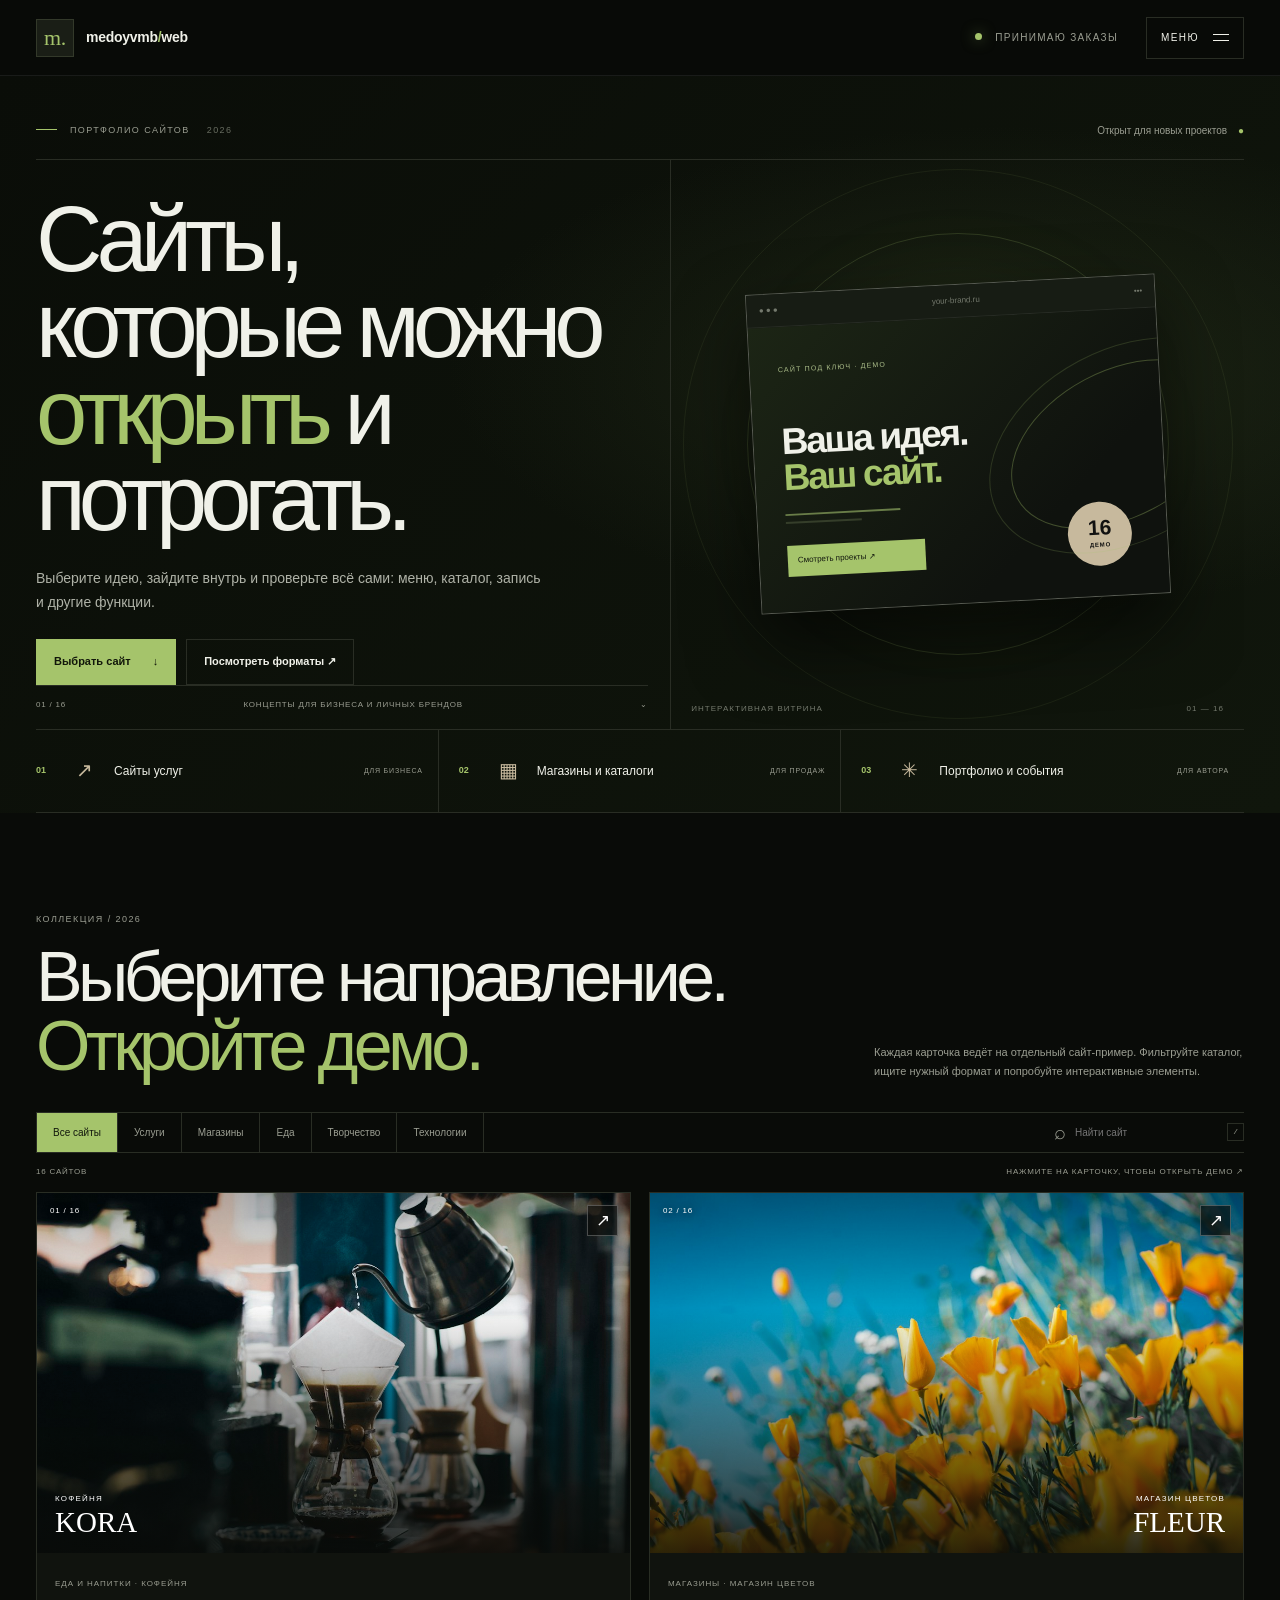
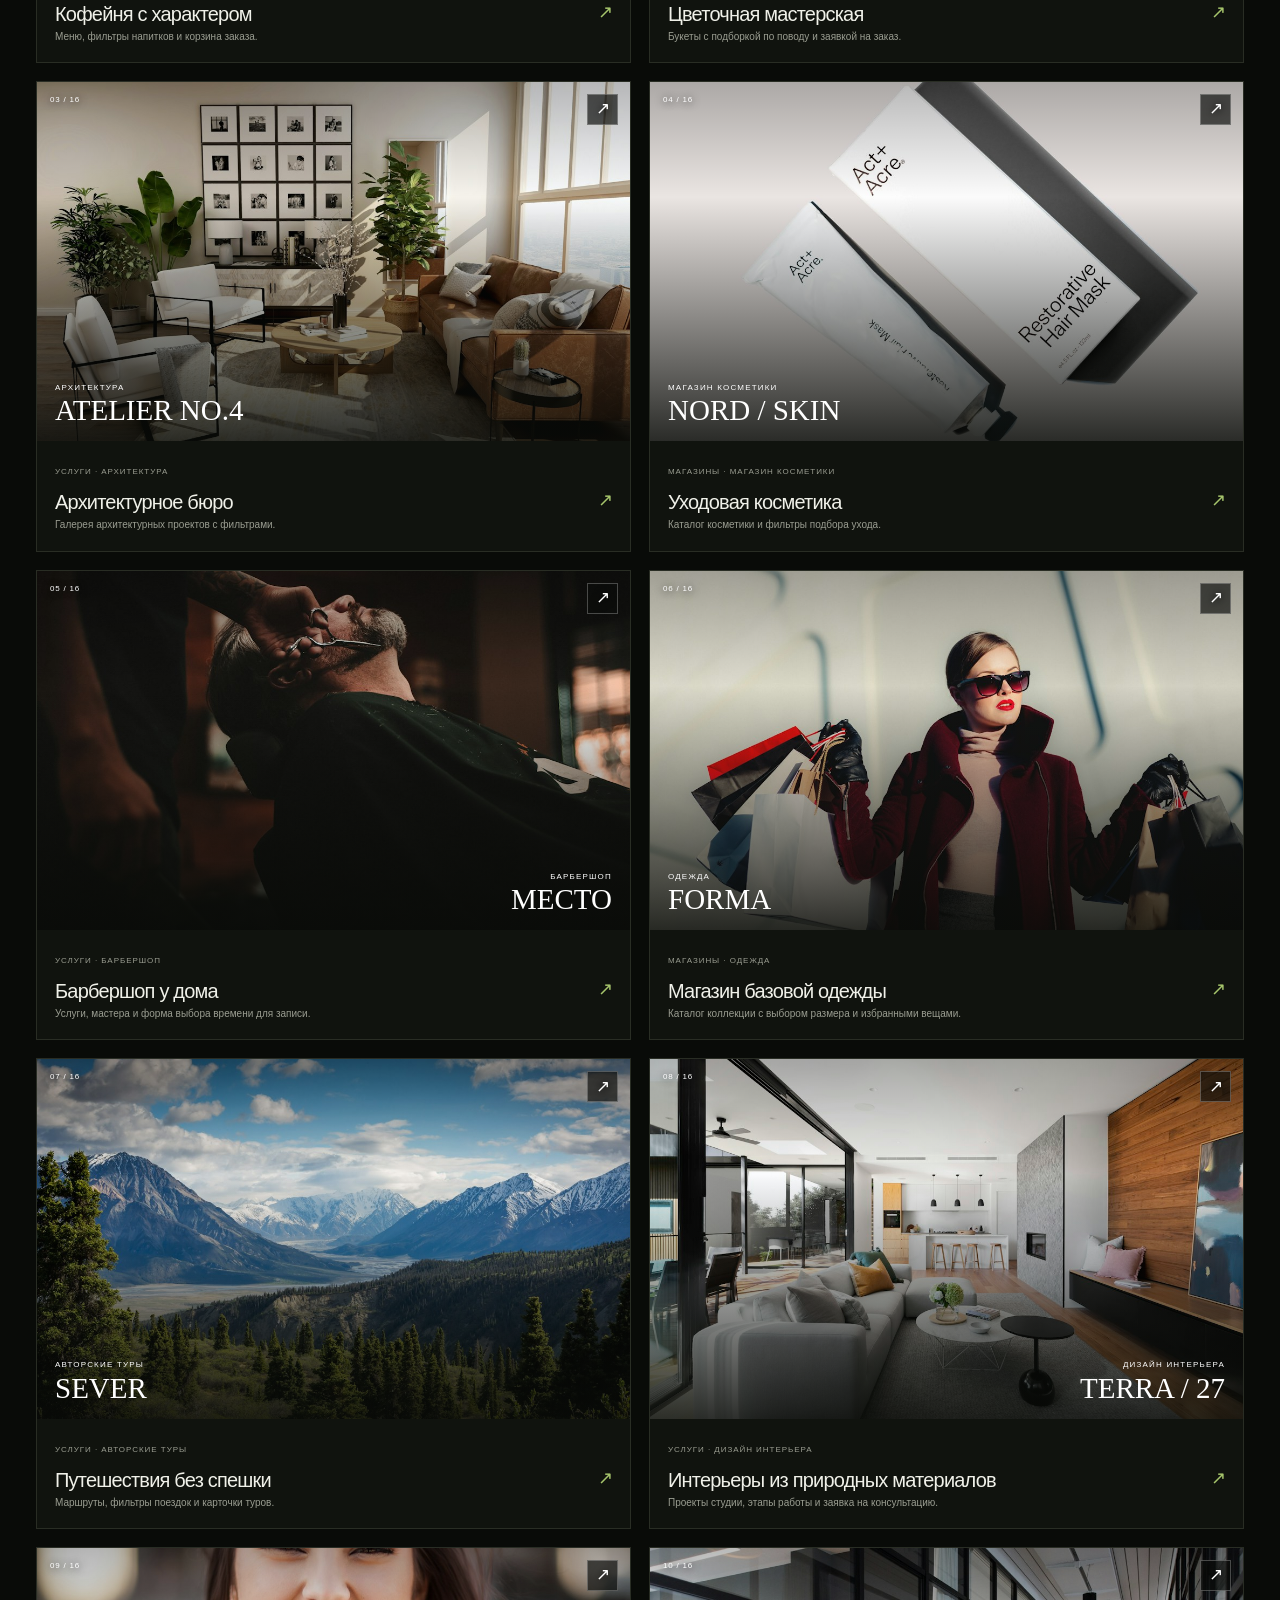
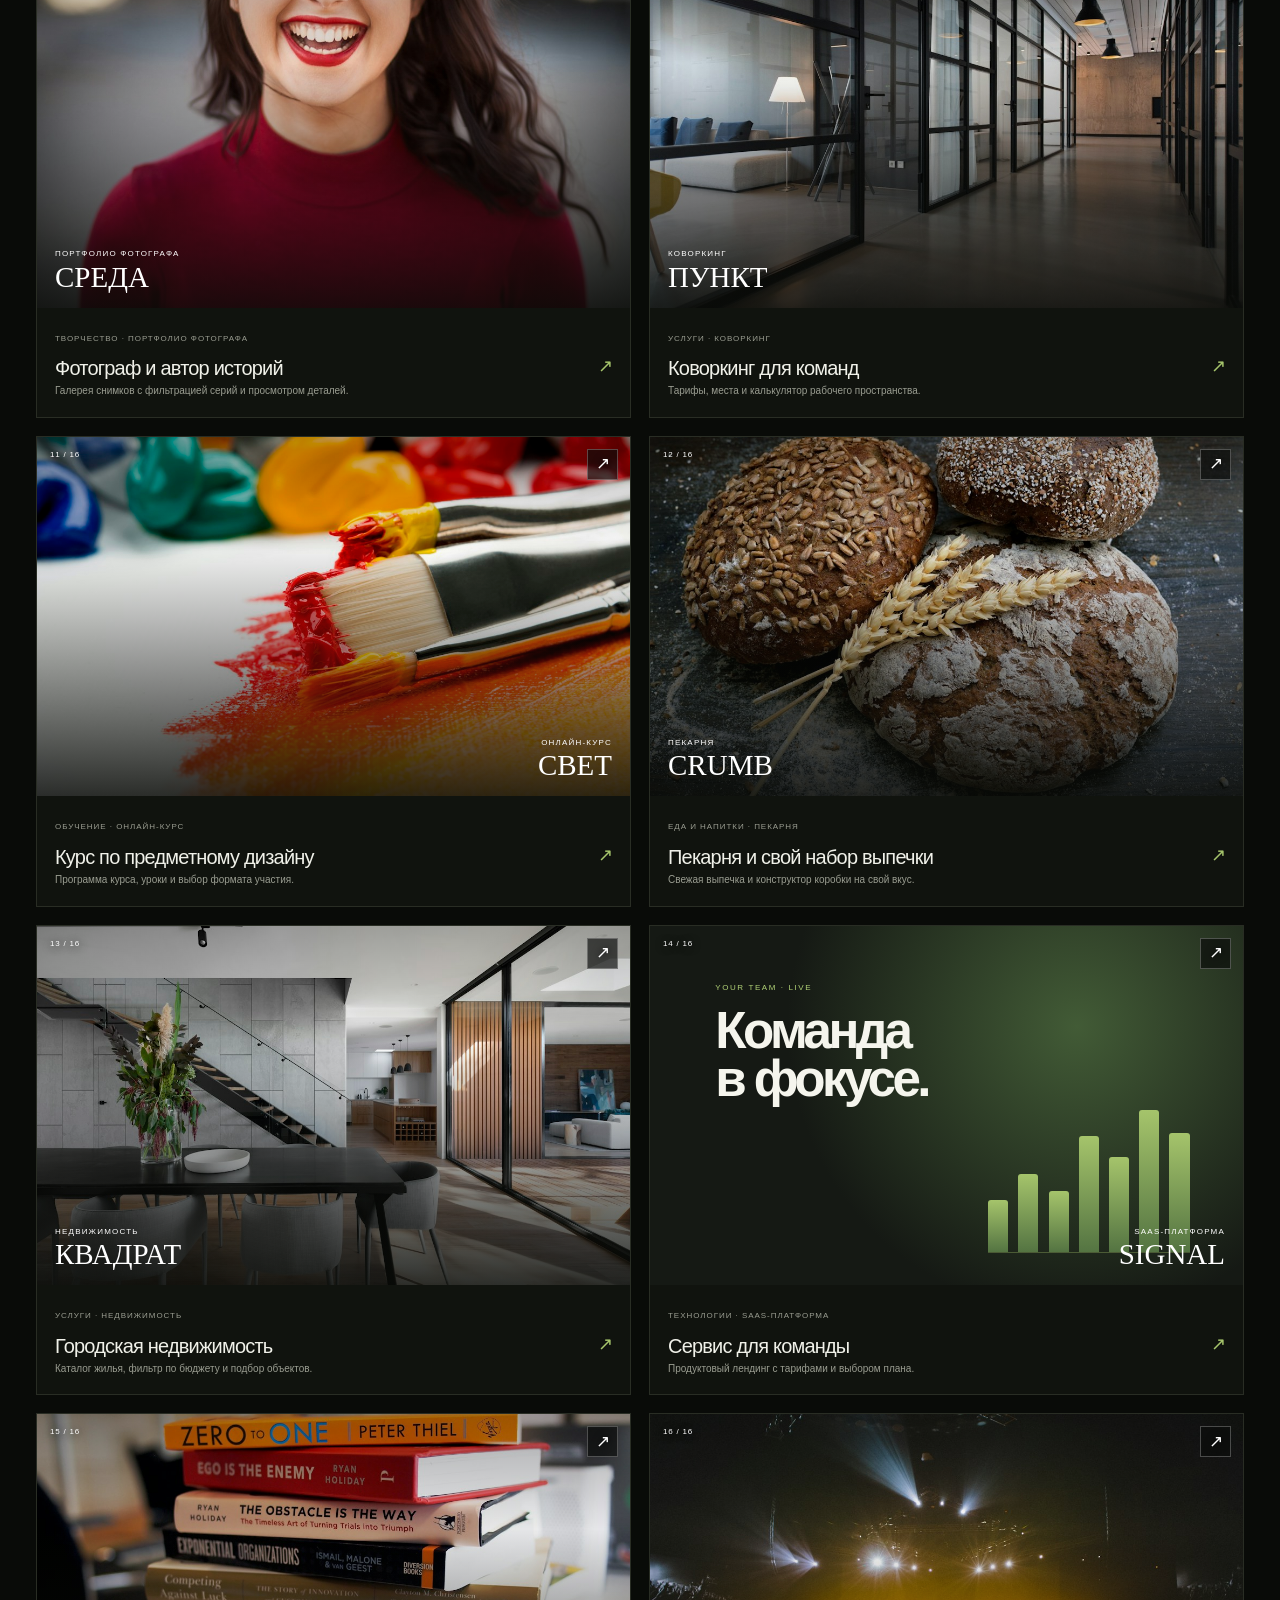
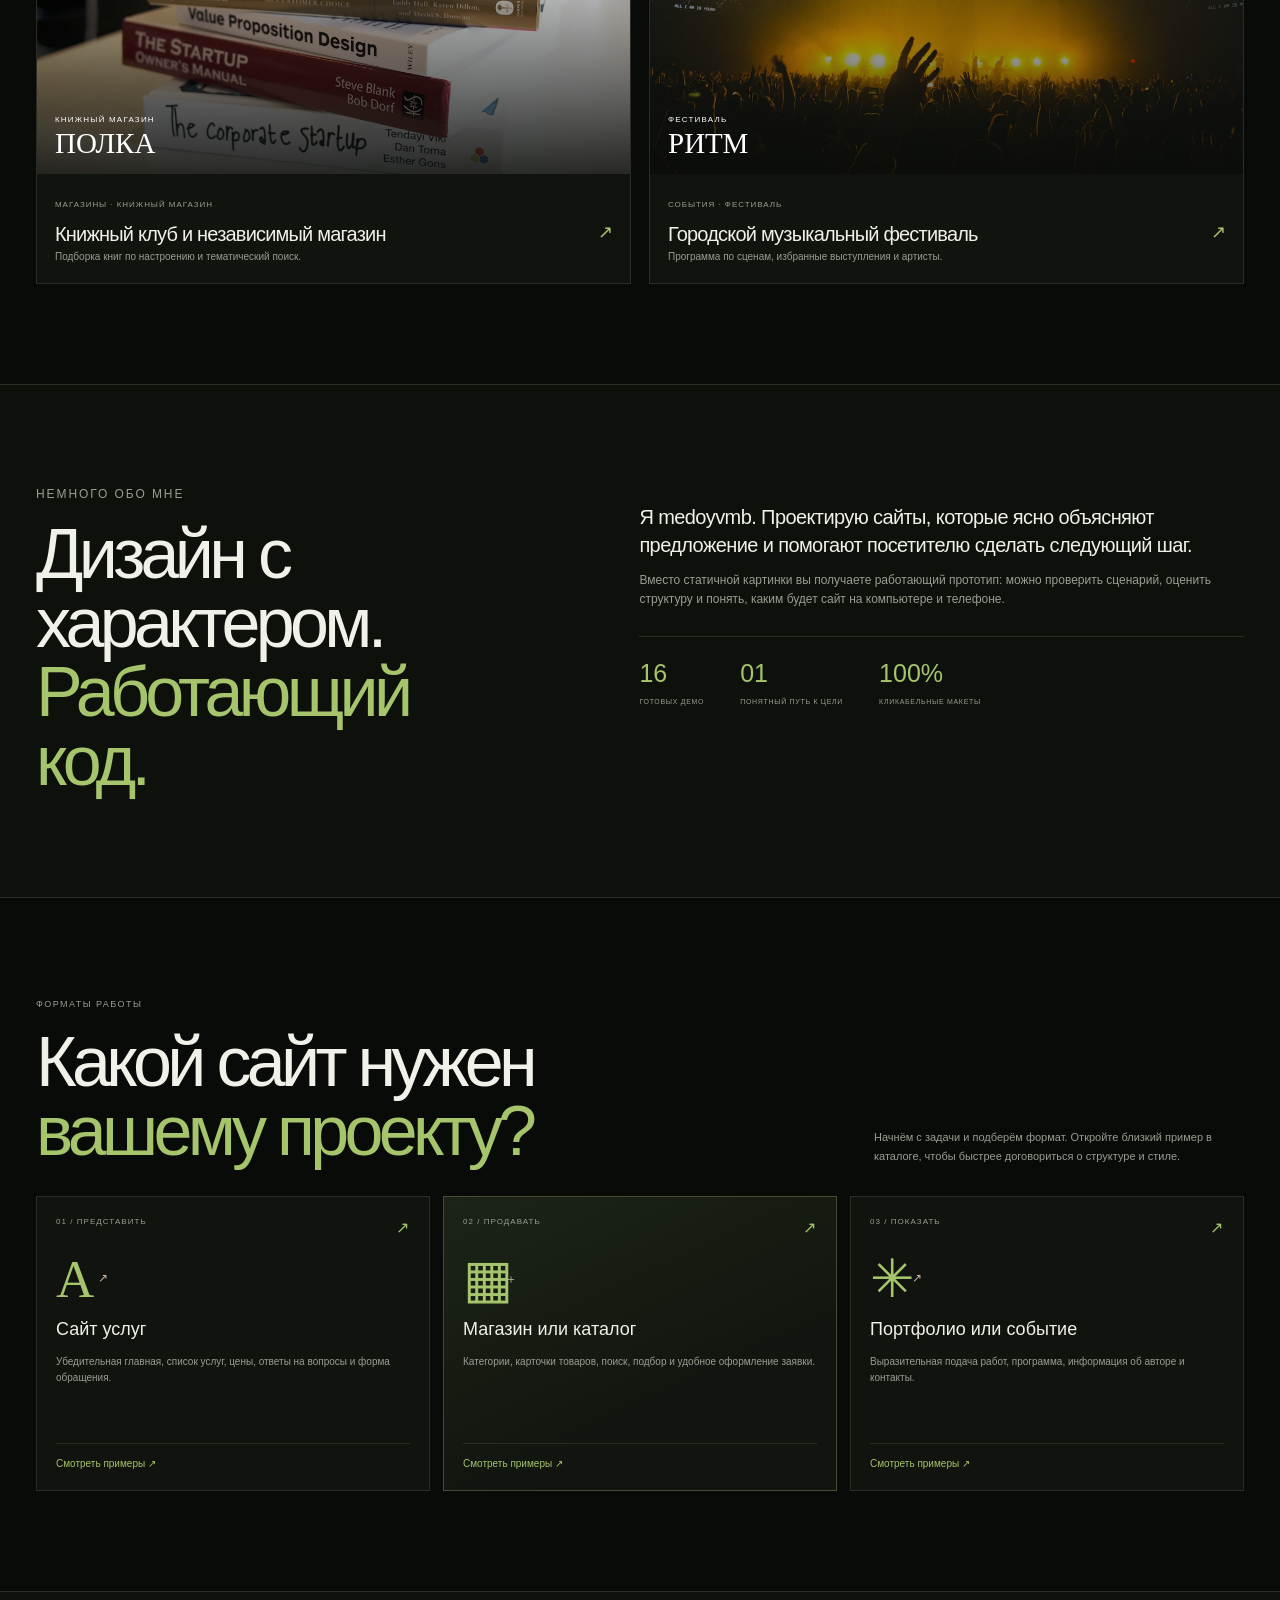
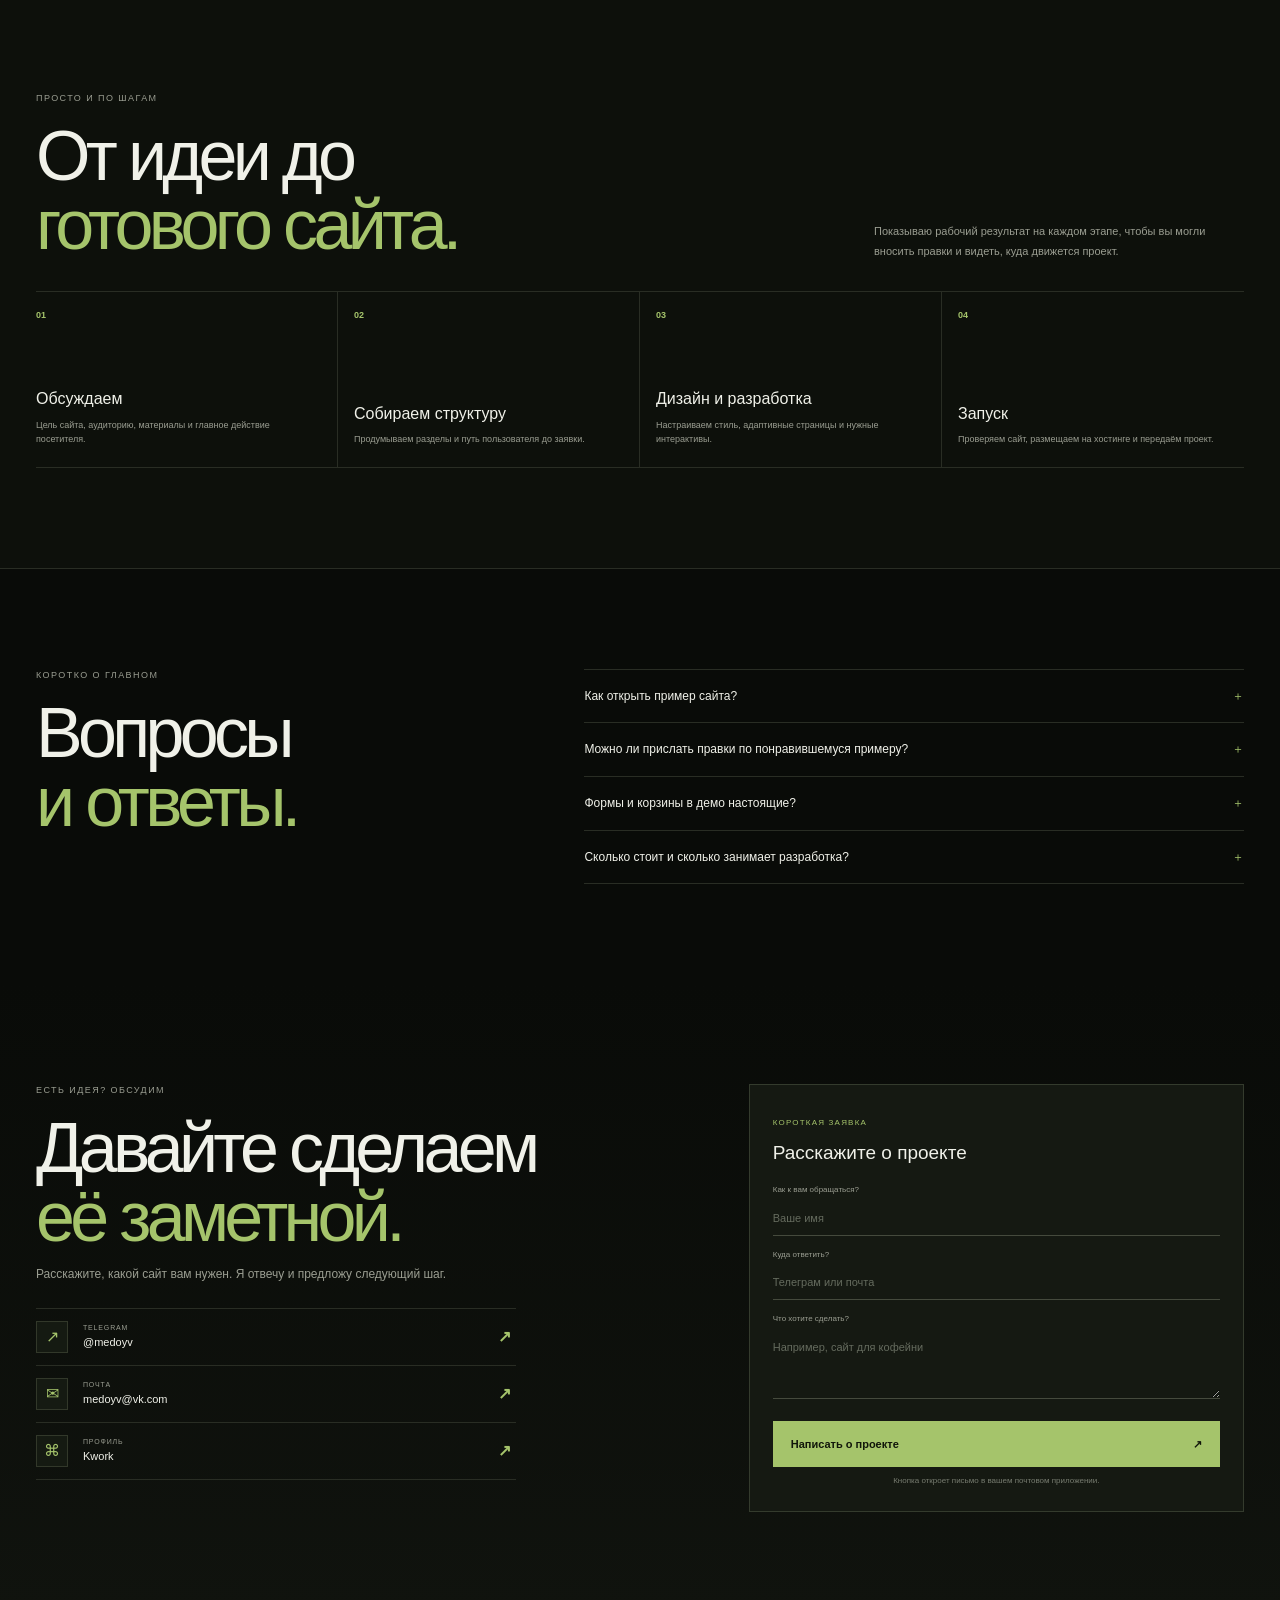
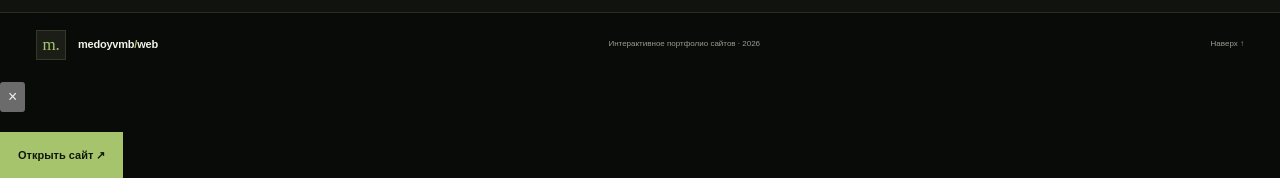
<file: index.html>
<!doctype html>
<html lang="ru"><head><meta charset="utf-8"><meta name="viewport" content="width=device-width,initial-scale=1,viewport-fit=cover"><meta name="theme-color" content="#090b08"><meta name="description" content="medoyvmb — портфолио с 16 интерактивными демо-сайтами для бизнеса, услуг и личных брендов."><meta property="og:title" content="medoyvmb — сайты, которые можно открыть"><meta property="og:description" content="16 живых демо-сайтов: выберите пример и проверьте, как он работает."><title>medoyvmb — интерактивное портфолио сайтов</title><link rel="icon" href="assets/favicon.svg" type="image/svg+xml"><link rel="stylesheet" href="assets/site.css?v=3"><link rel="stylesheet" href="assets/diverse.css?v=3"><script src="assets/projects.js?v=3" defer></script><script src="assets/portfolio.js?v=3" defer></script></head>
<body><header class="site-header"><div class="wrap header-inner"><a class="brand" href="#"><span class="brand-mark">m.</span><span>medoyvmb<span class="olive">/</span>web</span></a><div class="header-actions"><span class="availability"><i></i> Принимаю заказы</span><button class="menu-btn" id="menuToggle" aria-expanded="false" aria-controls="mainMenu">Меню <span class="burger"><i></i><i></i></span></button></div></div></header>
<div class="menu-panel" id="mainMenu" aria-hidden="true"><nav class="menu-links"><a href="#portfolio">Примеры сайтов <span>01</span></a><a href="#offers">Форматы работы <span>02</span></a><a href="#process">Как работаю <span>03</span></a><a href="#contacts">Контакты <span>04</span></a></nav><a class="menu-contact" href="https://t.me/medoyv" target="_blank" rel="noreferrer">Написать в Telegram ↗</a></div>
<main><section class="hero"><div class="wrap"><div class="hero-top"><p class="eyebrow"><i></i> ПОРТФОЛИО САЙТОВ <span>2026</span></p><a href="#contacts" class="hero-order">Открыт для новых проектов <b>●</b></a></div><div class="hero-grid"><div class="hero-copy"><h1>Сайты,<br>которые можно<br><em>открыть</em> и потрогать.</h1><p>Выберите идею, зайдите внутрь и проверьте всё сами: меню, каталог, запись и другие функции.</p><div class="button-row"><a class="button" href="#portfolio">Выбрать сайт <span>↓</span></a><a class="button secondary" href="#offers">Посмотреть форматы ↗</a></div><div class="hero-foot"><span>01 / 16</span><span>Концепты для бизнеса и личных брендов</span><span>⌄</span></div></div><div class="hero-art"><div class="art-orbit"></div><div class="browser-window"><div class="browser-bar"><span>● ● ●</span><span>your-brand.ru</span><span>•••</span></div><div class="browser-body"><small>САЙТ ПОД КЛЮЧ · ДЕМО</small><h2>Ваша идея.<br><em>Ваш сайт.</em></h2><i></i><i></i><div class="art-cta">Смотреть проекты ↗</div><b>16<br><small>ДЕМО</small></b></div></div><div class="art-caption"><span>ИНТЕРАКТИВНАЯ ВИТРИНА</span><span>01 — 16</span></div></div></div><div class="service-strip"><a href="#offers"><b>01</b><span>↗</span><strong>Сайты услуг</strong><small>ДЛЯ БИЗНЕСА</small></a><a href="#offers"><b>02</b><span>▦</span><strong>Магазины и каталоги</strong><small>ДЛЯ ПРОДАЖ</small></a><a href="#offers"><b>03</b><span>✳</span><strong>Портфолио и события</strong><small>ДЛЯ АВТОРА</small></a></div></div></section>
<section class="section" id="portfolio"><div class="wrap"><div class="section-head"><div><p class="eyebrow">КОЛЛЕКЦИЯ / 2026</p><h2>Выберите направление.<br><em>Откройте демо.</em></h2></div><p>Каждая карточка ведёт на отдельный сайт-пример. Фильтруйте каталог, ищите нужный формат и попробуйте интерактивные элементы.</p></div><div class="catalog-toolbar"><div id="projectFilters" class="filter-row" role="group" aria-label="Фильтр сайтов"></div><label class="search"><span>⌕</span><input type="search" id="projectSearch" placeholder="Найти сайт" aria-label="Найти сайт"><kbd>/</kbd></label></div><div class="catalog-meta"><span id="resultCount">16 сайтов</span><span>Нажмите на карточку, чтобы открыть демо ↗</span></div><div class="project-grid" id="projectGrid"></div><div class="empty" id="emptyState" hidden><b>∅</b><p>По этому запросу сайтов нет.</p><button id="resetFilters">Сбросить фильтры ↗</button></div></div></section>
<section class="about section"><div class="wrap about-grid"><div><p class="eyebrow">НЕМНОГО ОБО МНЕ</p><h2>Дизайн с характером.<br><em>Работающий код.</em></h2></div><div><p class="about-lead">Я medoyvmb. Проектирую сайты, которые ясно объясняют предложение и помогают посетителю сделать следующий шаг.</p><p>Вместо статичной картинки вы получаете работающий прототип: можно проверить сценарий, оценить структуру и понять, каким будет сайт на компьютере и телефоне.</p><div class="stats"><div><b>16</b><small>ГОТОВЫХ ДЕМО</small></div><div><b>01</b><small>ПОНЯТНЫЙ ПУТЬ К ЦЕЛИ</small></div><div><b>100%</b><small>КЛИКАБЕЛЬНЫЕ МАКЕТЫ</small></div></div></div></div></section>
<section class="section" id="offers"><div class="wrap"><div class="section-head"><div><p class="eyebrow">ФОРМАТЫ РАБОТЫ</p><h2>Какой сайт нужен<br><em>вашему проекту?</em></h2></div><p>Начнём с задачи и подберём формат. Откройте близкий пример в каталоге, чтобы быстрее договориться о структуре и стиле.</p></div><div class="offers"><article><div class="offer-top">01 / ПРЕДСТАВИТЬ <span>↗</span></div><div class="offer-icon">A<span>↗</span></div><h3>Сайт услуг</h3><p>Убедительная главная, список услуг, цены, ответы на вопросы и форма обращения.</p><a href="#portfolio" data-pick="services">Смотреть примеры ↗</a></article><article class="featured"><div class="offer-top">02 / ПРОДАВАТЬ <span>↗</span></div><div class="offer-icon">▦<span>＋</span></div><h3>Магазин или каталог</h3><p>Категории, карточки товаров, поиск, подбор и удобное оформление заявки.</p><a href="#portfolio" data-pick="commerce">Смотреть примеры ↗</a></article><article><div class="offer-top">03 / ПОКАЗАТЬ <span>↗</span></div><div class="offer-icon">✳<span>↗</span></div><h3>Портфолио или событие</h3><p>Выразительная подача работ, программа, информация об авторе и контакты.</p><a href="#portfolio" data-pick="culture">Смотреть примеры ↗</a></article></div></div></section>
<section class="process section" id="process"><div class="wrap"><div class="section-head"><div><p class="eyebrow">ПРОСТО И ПО ШАГАМ</p><h2>От идеи до<br><em>готового сайта.</em></h2></div><p>Показываю рабочий результат на каждом этапе, чтобы вы могли вносить правки и видеть, куда движется проект.</p></div><div class="steps"><article><b>01</b><h3>Обсуждаем</h3><p>Цель сайта, аудиторию, материалы и главное действие посетителя.</p></article><article><b>02</b><h3>Собираем структуру</h3><p>Продумываем разделы и путь пользователя до заявки.</p></article><article><b>03</b><h3>Дизайн и разработка</h3><p>Настраиваем стиль, адаптивные страницы и нужные интерактивы.</p></article><article><b>04</b><h3>Запуск</h3><p>Проверяем сайт, размещаем на хостинге и передаём проект.</p></article></div></div></section>
<section class="section faq"><div class="wrap faq-grid"><div><p class="eyebrow">КОРОТКО О ГЛАВНОМ</p><h2>Вопросы<br><em>и ответы.</em></h2></div><div><details><summary>Как открыть пример сайта?<span>＋</span></summary><p>Выберите карточку. Демо откроется в новой вкладке, а кнопка в шапке вернёт вас сюда.</p></details><details><summary>Можно ли прислать правки по понравившемуся примеру?<span>＋</span></summary><p>Да. Напишите название сайта и расскажите, что хотелось бы изменить. Пример нужен для обсуждения структуры и функций.</p></details><details><summary>Формы и корзины в демо настоящие?<span>＋</span></summary><p>Элементы работают локально и показывают результат на странице. Демо не отправляет персональные данные и заказы.</p></details><details><summary>Сколько стоит и сколько занимает разработка?<span>＋</span></summary><p>Объём и сроки зависят от контента и функций. Обсудим задачу и согласуем план до начала работы.</p></details></div></div></section>
<section class="section contacts" id="contacts"><div class="wrap contact-grid"><div><p class="eyebrow">ЕСТЬ ИДЕЯ? ОБСУДИМ</p><h2>Давайте сделаем<br><em>её заметной.</em></h2><p>Расскажите, какой сайт вам нужен. Я отвечу и предложу следующий шаг.</p><div class="contact-links"><a href="https://t.me/medoyv" target="_blank" rel="noreferrer"><i>↗</i><span><small>TELEGRAM</small><b>@medoyv</b></span><strong>↗</strong></a><a href="mailto:medoyv@vk.com"><i>✉</i><span><small>ПОЧТА</small><b>medoyv@vk.com</b></span><strong>↗</strong></a><a href="https://kwork.ru/user/medoyv" target="_blank" rel="noreferrer"><i>⌘</i><span><small>ПРОФИЛЬ</small><b>Kwork</b></span><strong>↗</strong></a></div></div><form class="contact-form" id="contactForm"><small>КОРОТКАЯ ЗАЯВКА</small><h3>Расскажите о проекте</h3><label>Как к вам обращаться?<input name="name" autocomplete="name" placeholder="Ваше имя" required></label><label>Куда ответить?<input name="reply" placeholder="Телеграм или почта" required></label><label>Что хотите сделать?<textarea name="message" rows="3" placeholder="Например, сайт для кофейни" required></textarea></label><button class="button form-submit" type="submit">Написать о проекте <span>↗</span></button><p>Кнопка откроет письмо в вашем почтовом приложении.</p></form></div></section>
</main><footer class="footer"><div class="wrap"><a class="brand" href="#"><span class="brand-mark">m.</span><span>medoyvmb<span class="olive">/</span>web</span></a><span>Интерактивное портфолио сайтов · 2026</span><a href="#">Наверх ↑</a></div></footer><a class="mobile-cta" href="#portfolio">Выбрать сайт <span>↓</span></a>
<div class="project-modal" id="projectModal" role="dialog" aria-modal="true" aria-hidden="true" aria-labelledby="modalTitle"><div class="modal-box"><button id="modalClose" aria-label="Закрыть">×</button><div id="modalArt"></div><div><small id="modalCategory"></small><h2 id="modalTitle"></h2><p id="modalDescription"></p><div id="modalFeatures"></div><a class="button" id="modalOpen" target="_blank" rel="noopener">Открыть сайт ↗</a></div></div></div><div class="toast" id="toast" role="status"></div></body></html>
</file>
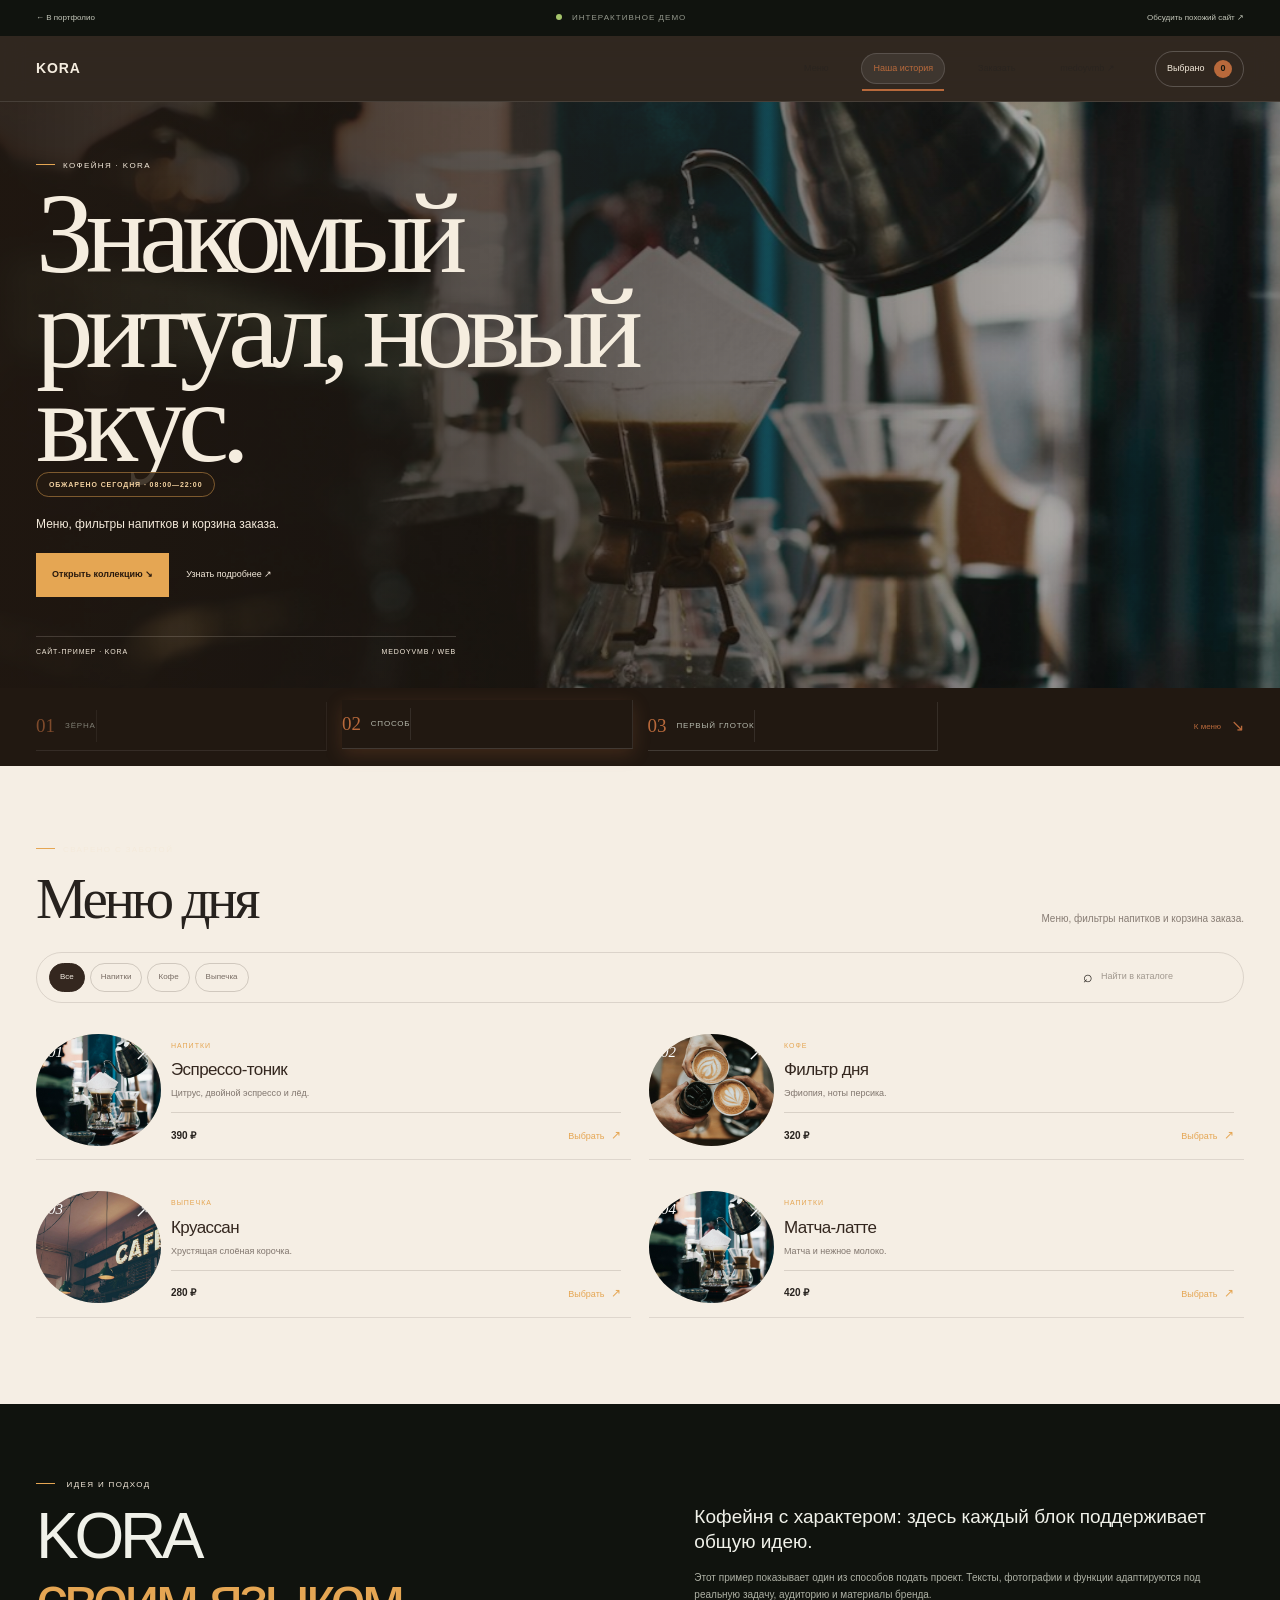
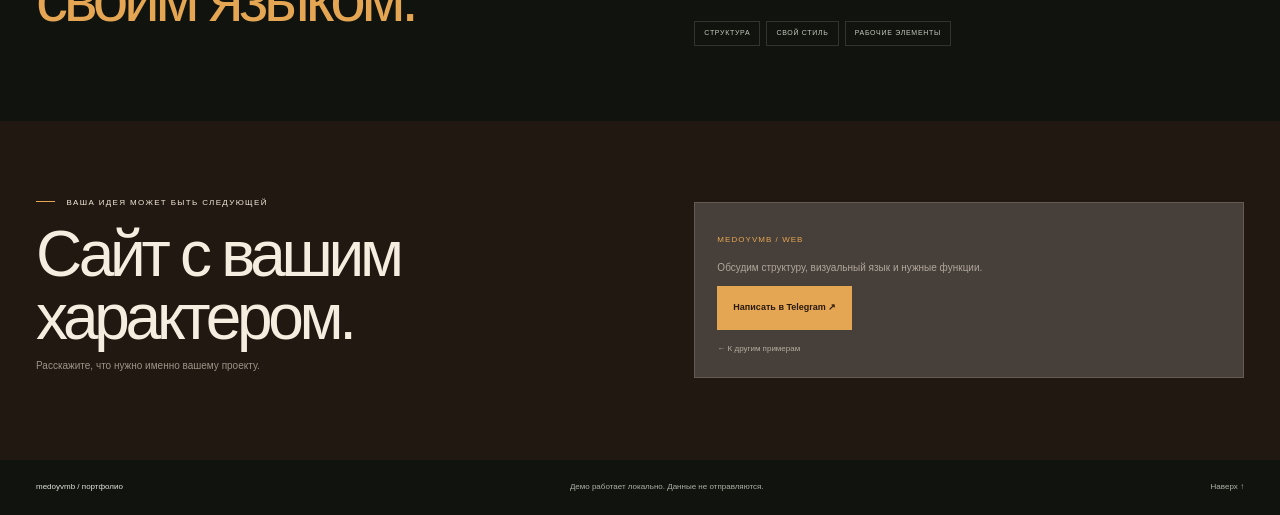
<file: demo.html>
<!doctype html><html lang="ru"><head><meta charset="utf-8"><meta name="viewport" content="width=device-width,initial-scale=1,viewport-fit=cover"><meta name="theme-color" content="#f2eee7"><meta name="description" content="Интерактивное демо сайта из портфолио medoyvmb."><title>Демо сайта — medoyvmb</title><link rel="icon" href="assets/favicon.svg" type="image/svg+xml"><link rel="stylesheet" href="assets/site.css?v=3"><link rel="stylesheet" href="assets/diverse.css?v=3"><link rel="stylesheet" href="assets/individual.css?v=3"><script src="assets/projects.js?v=3" defer></script><script src="assets/demo.js?v=3" defer></script><script src="assets/individual.js?v=2" defer></script></head><body class="demo-page"><div class="demo-top"><div class="wrap"><a href="index.html#portfolio">← В портфолио</a><span><i></i> ИНТЕРАКТИВНОЕ ДЕМО</span><a href="https://t.me/medoyv" target="_blank" rel="noreferrer">Обсудить похожий сайт ↗</a></div></div><header class="demo-header"><div class="wrap"><a id="demoLogo" href="#">—</a><nav id="demoNav"></nav><button id="demoCart">Выбрано <b id="cartCount">0</b></button></div></header><main id="demoRoot"></main><footer class="demo-footer"><div class="wrap"><a href="index.html#portfolio">medoyvmb / портфолио</a><span>Демо работает локально. Данные не отправляются.</span><a href="#">Наверх ↑</a></div></footer><div class="demo-toast" id="demoToast" role="status"></div><div class="demo-modal" id="demoModal" aria-hidden="true"><div class="demo-modal-box" role="dialog" aria-modal="true" aria-labelledby="demoModalTitle"><button id="demoModalClose" aria-label="Закрыть">×</button><div class="demo-modal-picture"></div><div><small id="demoModalTag"></small><h2 id="demoModalTitle"></h2><p id="demoModalText"></p><strong id="demoModalPrice"></strong><button class="demo-action" id="demoModalAction">Выбрать ＋</button></div></div></div></body></html>
</file>
<file: assets/site.css>
:root{color-scheme:dark;--bg:#090b08;--panel:#10130e;--line:#292d24;--text:#f0f1e9;--muted:#9a9d91;--olive:#a5c46b;--warm:#c7b99d;--max:1320px;--ease:cubic-bezier(.16,1,.3,1)}*{box-sizing:border-box}html{scroll-behavior:smooth;scroll-padding-top:82px}body{margin:0;background:var(--bg);color:var(--text);font:16px/1.55 Inter,Manrope,"Segoe UI",Arial,sans-serif;-webkit-font-smoothing:antialiased}body.menu-open,body.modal-open{overflow:hidden}a{color:inherit;text-decoration:none}button,input,textarea{font:inherit}button{color:inherit}:focus-visible{outline:2px solid var(--olive);outline-offset:3px}.wrap{width:min(var(--max),calc(100% - 72px));margin:auto}.site-header{height:76px;position:sticky;top:0;z-index:30;background:#090b08ef;backdrop-filter:blur(15px);border-bottom:1px solid #ffffff12}.header-inner{height:100%;display:flex;align-items:center;justify-content:space-between}.brand{display:flex;align-items:center;gap:12px;font-size:14px;font-weight:600;letter-spacing:-.02em}.brand-mark{width:38px;height:38px;display:grid;place-items:center;background:#1a1e16;border:1px solid #33392a;color:var(--olive);font:22px Georgia,serif}.olive{color:var(--olive)}.header-actions{display:flex;align-items:center;gap:28px}.availability{color:var(--muted);font-size:10px;letter-spacing:.13em;text-transform:uppercase}.availability i{display:inline-block;width:7px;height:7px;margin:0 9px 1px 0;border-radius:50%;background:var(--olive);box-shadow:0 0 14px #a5c46b88}.menu-btn{height:42px;padding:0 14px;border:1px solid var(--line);background:transparent;display:flex;align-items:center;gap:14px;cursor:pointer;font-size:10px;text-transform:uppercase;letter-spacing:.14em}.menu-btn:hover{border-color:var(--olive);color:var(--olive)}.burger{width:16px;display:grid;gap:5px}.burger i{height:1px;background:currentColor}.menu-open .burger i:first-child{transform:translateY(3px) rotate(45deg)}.menu-open .burger i:last-child{transform:translateY(-3px) rotate(-45deg)}.menu-panel{position:fixed;inset:76px 0 0;z-index:29;display:none;align-items:center;justify-content:center;background:#090b08f7}.menu-open .menu-panel{display:flex;animation:appear .3s ease both}.menu-links{width:min(780px,calc(100% - 48px));display:grid}.menu-links a{font-size:clamp(34px,6vw,72px);line-height:1.1;letter-spacing:-.06em;border-bottom:1px solid var(--line);padding:13px 0;transition:color .3s,padding .3s}.menu-links a:hover{padding-left:10px;color:var(--olive)}.menu-links span{float:right;color:var(--muted);font-size:12px}.menu-contact{position:absolute;bottom:38px;color:var(--olive)}
.hero{padding:47px 0 0;background:radial-gradient(ellipse at 78% 40%,#28321c90,transparent 39%),linear-gradient(135deg,#0a0d08,#10160c)}.hero-top{display:flex;align-items:center;justify-content:space-between;margin-bottom:20px}.eyebrow{margin:0;color:var(--muted);font-size:9px;letter-spacing:.16em;text-transform:uppercase}.eyebrow i{display:inline-block;width:21px;height:1px;margin:0 9px 3px 0;background:var(--olive)}.eyebrow span{margin-left:13px;color:#686d61}.hero-order{font-size:10px;color:var(--muted)}.hero-order b{color:var(--olive);margin-left:8px}.hero-grid{display:grid;grid-template-columns:1.05fr .95fr;min-height:495px;border-block:1px solid var(--line)}.hero-copy{padding:37px 22px 18px 0;display:flex;flex-direction:column;align-items:flex-start}.hero-copy h1{margin:0;font-size:clamp(51px,7.2vw,98px);font-weight:420;line-height:.94;letter-spacing:-.077em}.hero-copy h1 em,.section h2 em,.about h2 em,.contacts h2 em{color:var(--olive);font-style:normal}.hero-copy>p{max-width:510px;margin:24px 0;color:#afb2a7;font-size:14px;line-height:1.7}.button-row{display:flex;gap:10px;flex-wrap:wrap}.button{min-height:46px;padding:0 17px;display:inline-flex;align-items:center;justify-content:space-between;gap:22px;background:var(--olive);border:1px solid var(--olive);color:#11160a;font-size:11px;font-weight:650;transition:transform .3s,background .3s}.button:hover{transform:translateY(-2px);background:#b9d583}.button.secondary{background:transparent;color:var(--text);border-color:var(--line)}.button.secondary:hover{border-color:var(--olive);color:var(--olive)}.hero-foot{width:100%;margin-top:auto;padding-top:13px;border-top:1px solid var(--line);display:flex;justify-content:space-between;color:var(--muted);font-size:8px;letter-spacing:.1em;text-transform:uppercase}.hero-art{position:relative;min-height:495px;display:grid;place-items:center;overflow:hidden;border-left:1px solid var(--line)}.hero-art:before,.art-orbit{content:"";position:absolute;width:420px;height:420px;border:1px solid #a5c46b30;border-radius:50%}.art-orbit{width:550px;height:550px;border-color:#a5c46b15}.hero-art:after{content:"";position:absolute;width:250px;height:250px;background:#9cb45622;filter:blur(60px);border-radius:50%}.browser-window{position:relative;z-index:1;width:min(410px,80%);transform:rotate(-3deg);box-shadow:0 30px 70px #0009;border:1px solid #e3e7dc55;background:#11150e;animation:float 7s ease-in-out infinite}.browser-bar{height:33px;padding:0 12px;display:flex;justify-content:space-between;align-items:center;background:#171c14;border-bottom:1px solid #ffffff12;color:#74796d;font-size:8px}.browser-body{height:285px;position:relative;overflow:hidden;padding:28px;background:linear-gradient(135deg,#1c2515,#0f120e 72%)}.browser-body>small{color:#adbf8b;font-size:7px;letter-spacing:.17em}.browser-body h2{position:relative;z-index:1;margin:44px 0 0;font-size:37px;line-height:.98;letter-spacing:-.06em}.browser-body h2 em{color:var(--olive);font-style:normal}.browser-body>i{position:relative;z-index:1;display:block;width:115px;height:2px;margin-top:18px;background:#697d48}.browser-body>i+i{width:76px;margin-top:6px;background:#353e2a}.art-cta{position:relative;z-index:1;width:138px;margin-top:22px;padding:9px 10px;background:var(--olive);color:#12170e;font-size:8px}.browser-body>b{position:absolute;right:35px;bottom:30px;width:64px;height:64px;border-radius:50%;display:grid;place-content:center;text-align:center;background:var(--warm);color:#111;font-size:21px;line-height:.8}.browser-body>b small{font-size:6px;letter-spacing:.14em;margin-top:6px}.browser-body:before,.browser-body:after{content:"";position:absolute;width:230px;height:145px;right:-73px;top:61px;border:1px solid #a5c46b55;border-radius:50%;transform:rotate(-25deg)}.browser-body:after{width:285px;height:190px;right:-105px;top:40px;border-color:#a5c46b30}.art-caption{position:absolute;z-index:2;left:20px;right:20px;bottom:14px;display:flex;justify-content:space-between;color:#74796d;font-size:8px;letter-spacing:.13em}
.service-strip{display:grid;grid-template-columns:repeat(3,1fr);border-bottom:1px solid var(--line)}.service-strip a{min-height:82px;padding:14px 15px 14px 0;display:grid;grid-template-columns:32px 30px 1fr auto;align-items:center;gap:8px;border-right:1px solid var(--line)}.service-strip a:not(:first-child){padding-left:20px}.service-strip a:last-child{border:0}.service-strip a:hover{color:var(--olive)}.service-strip b{color:var(--olive);font-size:9px}.service-strip a>span{color:var(--warm);font-size:20px}.service-strip strong{font-size:12px;font-weight:450}.service-strip small{color:var(--muted);font-size:7px;letter-spacing:.12em}
.section{padding:100px 0;scroll-margin-top:82px}.section-head{display:grid;grid-template-columns:1fr .62fr;align-items:end;gap:36px;margin-bottom:30px}.section-head .eyebrow{margin-bottom:16px}.section h2,.about h2,.contacts h2{margin:0;font-size:clamp(37px,5.5vw,70px);font-weight:430;line-height:.99;letter-spacing:-.067em}.section-head>p{max-width:370px;justify-self:end;margin:0;color:var(--muted);font-size:11px;line-height:1.75}
.catalog-toolbar{display:flex;align-items:stretch;justify-content:space-between;gap:15px;border-block:1px solid var(--line);margin-bottom:13px}.filter-row{display:flex;overflow:auto;scrollbar-width:none}.filter-row::-webkit-scrollbar{display:none}.filter{flex:0 0 auto;padding:12px 16px;border:0;border-right:1px solid var(--line);background:transparent;color:var(--muted);font-size:10px;cursor:pointer}.filter:first-child{border-left:1px solid var(--line)}.filter:hover{color:var(--text)}.filter.active{background:var(--olive);color:#12170d}.search{width:190px;flex:0 0 190px;display:flex;align-items:center;gap:7px;color:var(--muted)}.search>span{font-size:20px}.search input{width:100%;min-width:0;border:0;outline:0;background:transparent;color:var(--text);font-size:10px}.search kbd{border:1px solid var(--line);padding:2px 5px;font-size:8px}.catalog-meta{display:flex;justify-content:space-between;margin-bottom:14px;color:var(--muted);font-size:8px;letter-spacing:.1em;text-transform:uppercase}.project-grid{display:grid;grid-template-columns:repeat(2,minmax(0,1fr));gap:18px}.project-card{min-width:0;overflow:hidden;background:var(--panel);border:1px solid var(--line);transition:border-color .3s,transform .4s var(--ease),box-shadow .35s}.project-card[hidden]{display:none}.project-card:hover{transform:translateY(-4px);border-color:#718849;box-shadow:0 18px 38px #0005}.project-image{position:relative;aspect-ratio:1.65;overflow:hidden;display:grid;place-items:center;background:radial-gradient(circle at 25% 70%,color-mix(in srgb,var(--accent) 80%,transparent),transparent 37%),linear-gradient(135deg,var(--surface),color-mix(in srgb,var(--surface) 68%,#777))}.mini-browser{width:74%;height:79%;background:var(--surface);color:var(--ink);box-shadow:0 20px 40px #0005;transform:rotate(-2deg);transition:transform .6s var(--ease),width .5s}.project-card:hover .mini-browser{transform:rotate(0) scale(1.025);width:77%}.mini-bar{height:18px;padding:4px 8px;color:var(--accent);background:color-mix(in srgb,var(--surface) 84%,#666);font-size:6px;letter-spacing:.12em}.mini-bar span{float:right;color:color-mix(in srgb,var(--ink) 55%,transparent)}.mini-content{height:calc(100% - 18px);position:relative;overflow:hidden;padding:12px;background:linear-gradient(140deg,color-mix(in srgb,var(--surface) 90%,white),var(--surface))}.mini-content>small{position:relative;z-index:1;color:var(--accent);font-size:5px;letter-spacing:.16em}.mini-content>b{position:relative;z-index:1;display:block;width:55%;margin-top:7px;font:500 clamp(12px,2vw,22px)/1.02 Georgia,serif;letter-spacing:-.04em}.mini-content>i{position:relative;z-index:1;display:block;width:36%;height:2px;margin-top:6px;background:color-mix(in srgb,var(--ink) 20%,transparent)}.mini-content>i+i{width:24%;margin-top:4px}.mini-shape{position:absolute;right:10%;top:13%;width:29%;height:63%;border-radius:48% 48% 2px 2px;background:radial-gradient(ellipse at 42% 24%,color-mix(in srgb,var(--accent) 45%,white),var(--accent) 60%,color-mix(in srgb,var(--accent) 50%,var(--ink)));box-shadow:inset -14px -10px 22px #0002}.mini-shape:before,.mini-shape:after{content:"";position:absolute;width:60%;height:36%;top:-9%;left:5%;border-radius:50%;background:color-mix(in srgb,var(--accent) 56%,white)}.mini-shape:after{left:auto;right:-8%;top:-13%}.mini-thumbs{position:absolute;bottom:7%;left:12px;right:12px;display:grid;grid-template-columns:repeat(3,1fr);gap:5px}.mini-thumbs i{height:clamp(16px,3.6vw,36px);background:color-mix(in srgb,var(--accent) 13%,var(--surface));border:1px solid color-mix(in srgb,var(--accent) 22%,transparent)}.p-index,.p-arrow{position:absolute;z-index:2;top:12px;font-size:8px;color:#fff;text-shadow:0 1px 8px #000}.p-index{left:13px;letter-spacing:.1em}.p-arrow{right:12px;width:31px;height:31px;display:grid;place-items:center;background:#0b0d0bac;border:1px solid #ffffff40;font-size:17px}.project-card:hover .p-arrow{background:var(--olive);color:#13170d}.project-info{padding:16px 18px 18px}.project-info>small{color:var(--muted);font-size:8px;letter-spacing:.12em;text-transform:uppercase}.project-info h3{margin:8px 0 3px;font-size:20px;line-height:1.2;font-weight:450;letter-spacing:-.04em}.project-info h3 span{float:right;color:var(--olive);font-size:18px}.project-info p{margin:0;color:var(--muted);font-size:10px}.empty{padding:45px;text-align:center;color:var(--muted);border:1px solid var(--line)}.empty>b{color:var(--olive);font-size:24px}.empty button{border:0;border-bottom:1px solid #a5c46b55;background:none;color:var(--olive);font-size:11px;cursor:pointer}.about{background:#0d100b;border-block:1px solid var(--line)}.about-grid{display:grid;grid-template-columns:.9fr 1.1fr;gap:9%}.about-grid .eyebrow{margin-bottom:16px}.about-grid>div:last-child{padding-top:18px}.about-grid p{color:var(--muted);font-size:12px}.about-grid .about-lead{margin:0;color:var(--text);font-size:20px;line-height:1.4;letter-spacing:-.03em}.stats{display:flex;gap:36px;margin-top:28px;padding-top:17px;border-top:1px solid var(--line)}.stats div{display:grid;gap:4px}.stats b{color:var(--olive);font-size:25px;font-weight:450}.stats small{color:var(--muted);font-size:7px;letter-spacing:.1em}.offers{display:grid;grid-template-columns:repeat(3,minmax(0,1fr));gap:13px}.offers article{min-height:295px;padding:19px;display:flex;flex-direction:column;border:1px solid var(--line);background:var(--panel);transition:transform .35s,border-color .3s}.offers article:hover{transform:translateY(-4px);border-color:#657a43}.offers article.featured{background:linear-gradient(155deg,#1c2416,#11140f 70%);border-color:#424d31}.offer-top{display:flex;justify-content:space-between;color:var(--muted);font-size:8px;letter-spacing:.13em}.offer-top span{color:var(--olive);font-size:16px}.offer-icon{position:relative;height:75px;display:flex;align-items:center;color:var(--olive);font:53px Georgia,serif}.offer-icon span{position:absolute;left:42px;top:30px;color:var(--warm);font:12px Arial}.offers h3{margin:0;font-size:18px;font-weight:500}.offers p{color:var(--muted);font-size:10px;line-height:1.6}.offers article>a{margin-top:auto;padding-top:12px;border-top:1px solid var(--line);color:var(--olive);font-size:10px}.process{background:#0d100b;border-block:1px solid var(--line)}.steps{display:grid;grid-template-columns:repeat(4,1fr);border-block:1px solid var(--line)}.steps article{min-height:175px;padding:17px 16px 20px 0;border-right:1px solid var(--line);display:flex;flex-direction:column}.steps article:not(:first-child){padding-left:16px}.steps article:last-child{border:0}.steps article>b{color:var(--olive);font-size:9px}.steps h3{margin:auto 0 6px;font-size:16px;font-weight:450}.steps p{margin:0;color:var(--muted);font-size:9px;line-height:1.6}.faq-grid{display:grid;grid-template-columns:.8fr 1.2fr;gap:9%}.faq-grid>div:first-child .eyebrow{margin-bottom:16px}.faq-grid details{border-top:1px solid var(--line)}.faq-grid details:last-child{border-bottom:1px solid var(--line)}.faq-grid summary{padding:17px 0;display:flex;justify-content:space-between;gap:15px;list-style:none;cursor:pointer;font-size:12px}.faq-grid summary::-webkit-details-marker{display:none}.faq-grid summary span{color:var(--olive)}.faq-grid details[open] summary span{transform:rotate(45deg)}.faq-grid details p{max-width:620px;margin:0;padding:0 24px 16px 0;color:var(--muted);font-size:10px}.contacts{background:linear-gradient(180deg,#090b08,#10130e)}.contact-grid{display:grid;grid-template-columns:1fr .82fr;gap:9%}.contact-grid>div>p:not(.eyebrow){max-width:450px;color:var(--muted);font-size:12px}.contact-grid .eyebrow{margin-bottom:16px}.contact-links{max-width:480px;margin-top:25px;border-top:1px solid var(--line)}.contact-links>a{display:grid;grid-template-columns:35px 1fr 18px;align-items:center;gap:12px;padding:12px 0;border-bottom:1px solid var(--line)}.contact-links>a:hover{color:var(--olive)}.contact-links i{width:32px;height:32px;display:grid;place-items:center;border:1px solid #32382a;background:#151a12;color:var(--olive);font-style:normal}.contact-links small,.contact-links b{display:block}.contact-links small{color:var(--muted);font-size:7px;letter-spacing:.12em}.contact-links b{font-size:11px;font-weight:450}.contact-links strong{color:var(--olive)}.contact-form{padding:23px;border:1px solid #343b2d;background:#151912}.contact-form>small{color:var(--olive);font-size:8px;letter-spacing:.15em}.contact-form h3{margin:5px 0 17px;font-size:19px;font-weight:450}.contact-form label{display:block;margin-top:13px;color:var(--muted);font-size:8px}.contact-form input,.contact-form textarea{width:100%;margin-top:5px;padding:8px 0;border:0;border-bottom:1px solid #454a3d;background:transparent;color:var(--text);font-size:11px;resize:vertical}.contact-form input::placeholder,.contact-form textarea::placeholder{color:#656b5e}.contact-form input:focus,.contact-form textarea:focus{outline:0;border-color:var(--olive)}.form-submit{width:100%;margin-top:18px}.contact-form>p{margin:8px 0 0;color:#777c70;text-align:center;font-size:8px}.footer{border-top:1px solid var(--line);padding:17px 0 22px}.footer>.wrap{display:flex;align-items:center;justify-content:space-between}.footer .brand{font-size:11px}.footer .brand-mark{width:30px;height:30px;font-size:17px}.footer>.wrap>span,.footer>.wrap>a:last-child{color:var(--muted);font-size:8px}.mobile-cta{display:none}.reveal{opacity:0;transform:translateY(12px);transition:opacity .6s,transform .7s var(--ease)}.reveal.visible{opacity:1;transform:none}@keyframes float{0%,100%{transform:rotate(-3deg) translateY(0)}50%{transform:rotate(-1.5deg) translateY(-8px)}}@keyframes appear{from{opacity:0;transform:translateY(8px)}to{opacity:1;transform:none}}
.scene-coffee .mini-shape,.object-coffee{border-radius:50%;background:radial-gradient(circle at 35% 35%,#ecd3ab,#985e3f 58%,#543927)}.scene-flower .mini-shape,.object-flower{border-radius:50% 50% 42% 5%;background:linear-gradient(135deg,#e1aaa9,#748256)}.scene-architecture .mini-shape,.scene-interior .mini-shape,.object-architecture,.object-interior{border-radius:0;background:linear-gradient(135deg,#d2c4a1,#797c68);transform:skewY(-7deg)}.scene-beauty .mini-shape,.object-beauty{background:linear-gradient(120deg,#d1c2a2,#8a9b7e)}.scene-barber .mini-shape,.scene-fashion .mini-shape,.object-barber,.object-fashion{border-radius:40% 40% 4px 4px;background:linear-gradient(110deg,#c49a75,#69584a)}.scene-travel .mini-shape,.object-travel{border-radius:0;background:linear-gradient(160deg,#95b9b1 0 42%,#d8c99e 43% 55%,#55675a 56%)}.scene-photo .mini-shape,.object-photo{border-radius:0;background:linear-gradient(140deg,#d0a981,#72694d 55%,#252a23)}.scene-cowork .mini-shape,.object-cowork,.scene-course .mini-shape,.object-course{border-radius:4px;background:linear-gradient(135deg,#d4ba91,#717661)}.scene-bakery .mini-shape,.object-bakery{border-radius:50%;background:radial-gradient(circle at 40% 40%,#e5bd7c,#a36237 65%,#704327)}.scene-realty .mini-shape,.object-realty{border-radius:0;background:linear-gradient(150deg,#d8dfd4,#85968e)}.scene-saas .mini-content{background:linear-gradient(135deg,#181e16,#10130e);color:#edf0e8}.scene-saas .mini-shape,.object-saas{border-radius:10px;background:linear-gradient(135deg,#a5c46b,#42613b)}.scene-bookshop .mini-shape,.object-bookshop{border-radius:2px;background:linear-gradient(100deg,#b48762,#58443a)}.scene-festival .mini-content{background:linear-gradient(145deg,#282116,#191710);color:#f4ebdb}.scene-festival .mini-shape,.object-festival{border-radius:50%;background:linear-gradient(140deg,#e6bd5e,#ad5031)}.demo-page{--demo-accent:#a5c46b;background:var(--demo-surface);color:var(--demo-ink);color-scheme:light;min-height:100vh}.demo-page[data-scene="saas"],.demo-page[data-scene="festival"]{color-scheme:dark}.demo-top{background:#10130e;color:#c4c7ba;font-size:8px}.demo-top>.wrap{min-height:36px;display:flex;align-items:center;justify-content:space-between}.demo-top a:hover{color:var(--olive)}.demo-top span{color:#95998d;letter-spacing:.13em}.demo-top i{display:inline-block;width:6px;height:6px;margin-right:7px;border-radius:50%;background:var(--olive)}.demo-header{position:sticky;top:0;z-index:20;background:color-mix(in srgb,var(--demo-surface) 94%,transparent);backdrop-filter:blur(12px);border-bottom:1px solid color-mix(in srgb,var(--demo-ink) 15%,transparent)}.demo-header>.wrap{height:65px;display:flex;align-items:center;gap:28px}.demo-header>.wrap>a{margin-right:auto;font-size:14px;font-weight:700;letter-spacing:.06em}.demo-header nav{display:flex;gap:21px}.demo-header nav a{font-size:9px;color:color-mix(in srgb,var(--demo-ink) 65%,transparent)}.demo-header nav a:hover{color:var(--demo-accent)}.demo-header button{padding:8px 11px;background:transparent;border:1px solid color-mix(in srgb,var(--demo-ink) 20%,transparent);font-size:9px;cursor:pointer}.demo-header button b{display:inline-grid;place-items:center;min-width:18px;height:18px;margin-left:7px;border-radius:50%;background:var(--demo-accent);color:#14170f}.demo-header button.selected{border-color:var(--demo-accent)}.demo-hero{background:radial-gradient(ellipse at 76% 48%,color-mix(in srgb,var(--demo-accent) 30%,transparent),transparent 43%),var(--demo-surface)}.demo-hero-grid{min-height:450px;padding:58px 0 28px;display:grid;grid-template-columns:1fr 1fr;gap:30px;align-items:center}.demo-eyebrow{margin:0 0 13px;color:color-mix(in srgb,var(--demo-ink) 55%,transparent);font-size:8px;letter-spacing:.15em;text-transform:uppercase}.demo-eyebrow i{display:inline-block;width:18px;height:1px;margin:0 8px 3px 0;background:var(--demo-accent)}.demo-hero h1{max-width:620px;margin:0;font-size:clamp(45px,6vw,79px);font-weight:430;line-height:.97;letter-spacing:-.07em}.demo-lead{max-width:455px;margin:18px 0;color:color-mix(in srgb,var(--demo-ink) 67%,transparent);font-size:12px}.demo-actions{display:flex;align-items:center;gap:17px}.demo-actions>a:last-child{font-size:9px}.demo-button{min-height:42px;padding:0 14px;display:inline-flex;align-items:center;justify-content:space-between;gap:20px;background:var(--demo-accent);border:1px solid var(--demo-accent);color:color-mix(in srgb,var(--demo-ink) 90%,black);font-size:9px;font-weight:650;transition:filter .25s,transform .25s}.demo-button:hover{filter:brightness(1.08);transform:translateY(-2px)}.demo-caption{max-width:420px;margin-top:40px;padding-top:10px;border-top:1px solid color-mix(in srgb,var(--demo-ink) 17%,transparent);display:flex;justify-content:space-between;color:color-mix(in srgb,var(--demo-ink) 48%,transparent);font-size:7px;letter-spacing:.12em}.demo-hero-art{min-height:340px;position:relative;display:grid;place-items:center}.demo-hero-art:before,.demo-hero-art:after{content:"";position:absolute;width:340px;height:340px;border:1px solid color-mix(in srgb,var(--demo-accent) 42%,transparent);border-radius:50%}.demo-hero-art:after{width:270px;height:270px}.big-object{position:relative;z-index:1;width:min(270px,75%);height:300px;overflow:hidden;background:radial-gradient(ellipse at 50% 20%,color-mix(in srgb,var(--demo-accent) 35%,white),var(--demo-accent) 48%,color-mix(in srgb,var(--demo-accent) 45%,var(--demo-ink)));border-radius:48% 48% 3px 3px;box-shadow:0 24px 50px #0003;transform:rotate(3deg)}.big-object small{position:absolute;top:15px;left:17px;color:white;font-size:8px;letter-spacing:.15em}.big-object i{position:absolute;top:10%;left:35%;height:95%;width:1px;background:#ffffff59;transform:rotate(-13deg)}.big-object i:nth-of-type(2){left:54%;transform:rotate(5deg)}.big-object i:nth-of-type(3){left:70%;transform:rotate(19deg)}.big-object b{position:absolute;right:18px;bottom:17px;color:#ffffffa8;font:36px Georgia,serif}.demo-hero-art>span{position:absolute;right:0;bottom:8px;color:color-mix(in srgb,var(--demo-ink) 55%,transparent);font-size:7px;letter-spacing:.1em}.demo-proof{background:#10130e;color:#f0f1e9}.demo-proof>.wrap{min-height:78px;display:grid;grid-template-columns:repeat(4,1fr);align-items:center}.demo-proof span{min-height:32px;display:flex;align-items:center;gap:10px;border-right:1px solid #ffffff18;color:#b7baae;font-size:8px}.demo-proof span b{color:var(--demo-accent);font:19px Georgia,serif}.demo-proof a{justify-self:end;color:var(--demo-accent);font-size:8px}
.demo-catalog{padding:78px 0 86px;background:var(--demo-surface)}.demo-section-head{display:flex;align-items:end;justify-content:space-between;gap:30px;margin-bottom:25px}.demo-section-head h2{margin:0;font-size:clamp(35px,4.7vw,57px);font-weight:430;line-height:1;letter-spacing:-.06em}.demo-section-head>p{max-width:330px;margin:0;color:color-mix(in srgb,var(--demo-ink) 57%,transparent);font-size:10px;line-height:1.7}.demo-controls{display:flex;align-items:center;justify-content:space-between;gap:15px;margin-bottom:18px;padding-bottom:10px;border-bottom:1px solid color-mix(in srgb,var(--demo-ink) 16%,transparent)}.demo-filters{display:flex;gap:5px;overflow:auto;scrollbar-width:none}.demo-filter{flex:0 0 auto;padding:7px 10px;border:1px solid color-mix(in srgb,var(--demo-ink) 19%,transparent);background:transparent;color:color-mix(in srgb,var(--demo-ink) 65%,transparent);font-size:8px;cursor:pointer}.demo-filter.active{background:var(--demo-ink);color:var(--demo-surface);border-color:var(--demo-ink)}.demo-search{display:flex;gap:6px;align-items:center}.demo-search span{font-size:16px}.demo-search input{width:132px;border:0;outline:0;background:transparent;color:var(--demo-ink);font-size:9px}.demo-search input::placeholder{color:color-mix(in srgb,var(--demo-ink) 43%,transparent)}.budget{display:flex;align-items:center;gap:8px;color:color-mix(in srgb,var(--demo-ink) 62%,transparent);font-size:8px}.budget input{width:95px;accent-color:var(--demo-accent)}
.demo-items{display:grid;grid-template-columns:repeat(4,minmax(0,1fr));gap:12px}.demo-item{min-width:0;border:1px solid color-mix(in srgb,var(--demo-ink) 12%,transparent);background:color-mix(in srgb,var(--demo-surface) 82%,white);transition:transform .3s,box-shadow .3s}.demo-item[hidden]{display:none}.demo-item:hover{transform:translateY(-3px);box-shadow:0 13px 26px #0002}.item-picture{width:100%;aspect-ratio:1.03;position:relative;overflow:hidden;display:block;border:0;background:radial-gradient(ellipse at 50% 30%,color-mix(in srgb,var(--demo-accent) 35%,white),var(--demo-accent) 54%,color-mix(in srgb,var(--demo-accent) 40%,var(--demo-ink)));cursor:pointer}.item-picture:before,.item-picture:after{content:"";position:absolute;width:60%;height:80%;left:20%;bottom:-12%;border:1px solid #ffffff66;border-radius:50%;transform:rotate(30deg)}.item-picture:after{width:78%;height:92%;left:10%;bottom:-18%;transform:rotate(-30deg)}.item-picture>small,.item-picture>b,.item-picture>i{position:absolute;z-index:1;color:#fff}.item-picture>small{top:11px;left:11px;font-size:7px}.item-picture>b{left:11px;bottom:12px;font-size:8px;letter-spacing:.14em}.item-picture>i{top:10%;left:48%;height:95%;width:1px;background:#ffffff71;transform:rotate(-12deg)}.item-picture>i:nth-of-type(2){left:30%;transform:rotate(21deg)}.item-picture>i:nth-of-type(3){left:72%;transform:rotate(14deg)}.item-picture em{position:absolute;top:0;right:-125px;font-style:normal;font-size:18px}.item-info{padding:11px}.item-info>small{color:var(--demo-accent);font-size:7px;letter-spacing:.12em;text-transform:uppercase}.item-title{display:block;margin:5px 0 0;padding:0;border:0;background:none;color:var(--demo-ink);text-align:left;font-size:12px;font-weight:600;cursor:pointer}.item-info p{min-height:34px;margin:5px 0 11px;color:color-mix(in srgb,var(--demo-ink) 60%,transparent);font-size:8px;line-height:1.55}.item-info>div{padding-top:8px;border-top:1px solid color-mix(in srgb,var(--demo-ink) 12%,transparent);display:flex;align-items:center;justify-content:space-between;gap:7px}.item-info>div strong{font-size:9px;font-weight:550}.select-item{padding:4px 0;border:0;background:transparent;color:var(--demo-accent);font-size:8px;cursor:pointer}.select-item span{font-size:12px;margin-left:4px}.selection{margin-top:14px;padding:12px;display:flex;gap:16px;align-items:center;background:#10130e;color:#f0f1e9;font-size:9px}.selection[hidden]{display:none}.selection span{margin-right:auto}.selection>button{border:0;border-bottom:1px solid #ffffff55;background:none;color:#bdc1b2;font-size:8px;cursor:pointer}.demo-about{padding:75px 0;background:#10130e;color:#f0f1e9}.demo-about>.wrap,.demo-contact>.wrap{display:grid;grid-template-columns:1fr 1fr;gap:9%}.demo-about h2,.demo-contact h2{margin:0;font-size:clamp(38px,5vw,65px);font-weight:430;line-height:.98;letter-spacing:-.067em}.demo-about h2 em{color:var(--demo-accent);font-style:normal}.demo-about>.wrap>div:last-child{padding-top:25px}.demo-about>.wrap>div:last-child p{color:#aeb1a5;font-size:10px;line-height:1.7}.demo-about .about-big{margin:0 0 14px;color:#f0f1e9!important;font-size:19px!important;line-height:1.35!important}.demo-tags{display:flex;gap:6px;margin-top:18px}.demo-tags span{padding:6px 9px;border:1px solid #ffffff24;color:#c6c9bd;font-size:7px;letter-spacing:.1em}.demo-contact{padding:76px 0;background:var(--demo-surface)}.demo-contact>.wrap{align-items:center}.demo-contact h2{color:var(--demo-ink)}.demo-contact>.wrap>div:first-child>p:last-child{color:color-mix(in srgb,var(--demo-ink) 58%,transparent);font-size:10px}.demo-contact-card{padding:22px;border:1px solid color-mix(in srgb,var(--demo-ink) 16%,transparent);background:color-mix(in srgb,var(--demo-surface) 83%,white)}.demo-contact-card>small{color:var(--demo-accent);font-size:8px;letter-spacing:.13em}.demo-contact-card p{color:color-mix(in srgb,var(--demo-ink) 60%,transparent);font-size:10px}.demo-contact-card .demo-button{width:100%}.return-link{display:block;margin-top:13px;color:color-mix(in srgb,var(--demo-ink) 63%,transparent);font-size:8px}.demo-footer{background:#10130e;color:#aeb1a5}.demo-footer>.wrap{min-height:55px;display:flex;align-items:center;justify-content:space-between;font-size:8px}.demo-footer a:first-child{color:#e1e4da}.demo-toast{position:fixed;z-index:50;left:50%;bottom:20px;padding:11px 15px;transform:translate(-50%,10px);background:#10130e;color:#f1f2ea;border:1px solid var(--demo-accent);font-size:9px;opacity:0;visibility:hidden;transition:all .25s}.demo-toast.visible{opacity:1;visibility:visible;transform:translate(-50%,0)}.demo-modal{position:fixed;inset:0;z-index:40;display:none;align-items:center;justify-content:center;padding:20px;background:#030503df}.demo-modal.open{display:flex}.demo-modal-box{position:relative;width:min(690px,100%);display:grid;grid-template-columns:.9fr 1.1fr;background:var(--demo-surface);color:var(--demo-ink)}.demo-modal-box>button:first-child{position:absolute;right:8px;top:8px;z-index:1;width:34px;height:34px;border:1px solid #0003;background:#eee;color:#111;font-size:20px;cursor:pointer}.demo-modal-picture{min-height:270px;background:radial-gradient(circle,var(--demo-accent),color-mix(in srgb,var(--demo-accent) 48%,var(--demo-ink)))}.demo-modal-box>div:last-child{padding:28px;align-self:center}.demo-modal-box small{color:var(--demo-accent);font-size:8px;text-transform:uppercase}.demo-modal-box h2{margin:10px 0;font-size:28px;line-height:1.05}.demo-modal-box p{color:color-mix(in srgb,var(--demo-ink) 60%,transparent);font-size:10px}.demo-modal-box strong{display:block;margin:15px 0;font-size:13px}.demo-modal-box .demo-action{width:100%;min-height:40px;border:0;background:var(--demo-accent);color:var(--demo-ink);cursor:pointer}.demo-page[data-scene="saas"]{--demo-surface:#151914;color:#f0f1e9}.demo-page[data-scene="festival"]{--demo-surface:#201b16;color:#f4eee2}.demo-page[data-scene="saas"] .demo-hero,.demo-page[data-scene="festival"] .demo-hero{color:var(--demo-ink)}.demo-page[data-scene="saas"] .demo-header,.demo-page[data-scene="festival"] .demo-header{background:color-mix(in srgb,var(--demo-surface) 94%,transparent)}.demo-page[data-scene="saas"] .demo-item,.demo-page[data-scene="festival"] .demo-item,.demo-page[data-scene="saas"] .demo-contact-card,.demo-page[data-scene="festival"] .demo-contact-card{background:#ffffff0c;border-color:#ffffff22}.demo-page[data-scene="saas"] .item-title,.demo-page[data-scene="festival"] .item-title,.demo-page[data-scene="saas"] .item-info>div strong,.demo-page[data-scene="festival"] .item-info>div strong,.demo-page[data-scene="saas"] .demo-section-head h2,.demo-page[data-scene="festival"] .demo-section-head h2{color:#f3f0e8}.demo-page[data-scene="saas"] .demo-contact,.demo-page[data-scene="festival"] .demo-contact{background:var(--demo-surface)}.demo-page[data-scene="saas"] .demo-filter,.demo-page[data-scene="festival"] .demo-filter{color:#ded6c7;border-color:#ffffff29}.demo-page[data-scene="saas"] .demo-filter.active,.demo-page[data-scene="festival"] .demo-filter.active{background:var(--demo-accent);color:#171712}@media(max-width:960px){.hero-copy h1{font-size:clamp(50px,7.5vw,76px)}.hero-art{min-height:435px}.browser-body{height:250px}.demo-items{grid-template-columns:repeat(2,minmax(0,1fr))}.demo-header>.wrap{gap:17px}.demo-header nav{gap:13px}}
@media(max-width:700px){.wrap{width:calc(100% - 36px)}.site-header{height:64px}.menu-panel{inset:64px 0 0}.availability{display:none}.menu-btn{height:38px;padding:0 10px}.brand-mark{width:34px;height:34px}.hero{padding-top:30px}.hero-order{font-size:8px}.hero-grid{grid-template-columns:1fr;min-height:0}.hero-copy{padding:25px 0 18px}.hero-copy h1{font-size:clamp(48px,12vw,74px)}.hero-copy>p{margin:16px 0;font-size:12px}.hero-foot{margin-top:24px;font-size:7px}.hero-art{min-height:330px;border-left:0;border-top:1px solid var(--line)}.hero-art:before{width:320px;height:320px}.art-orbit{width:250px;height:250px}.browser-window{width:73%}.browser-body{height:225px;padding:20px}.browser-body h2{margin-top:29px;font-size:29px}.browser-body>b{width:54px;height:54px;right:22px;bottom:25px;font-size:18px}.service-strip{grid-template-columns:1fr}.service-strip a,.service-strip a:not(:first-child){min-height:62px;padding:10px 0;grid-template-columns:27px 26px 1fr auto;border-right:0;border-bottom:1px solid var(--line)}.service-strip a:last-child{border-bottom:0}.section{padding:70px 0}.section-head{grid-template-columns:1fr;gap:13px;margin-bottom:22px}.section h2,.about h2,.contacts h2{font-size:clamp(38px,10vw,55px)}.section-head>p{justify-self:start;font-size:10px}.catalog-toolbar{display:block;padding-bottom:8px}.filter-row{margin-inline:-18px;padding-left:18px}.filter{padding:11px 12px;font-size:9px}.search{width:100%;height:36px;border-top:1px solid var(--line);padding-top:8px}.search kbd{margin-left:auto}.catalog-meta{font-size:7px}.project-grid{grid-template-columns:1fr;gap:12px}.project-image{aspect-ratio:1.55}.project-info{padding:14px}.project-info h3{font-size:18px}.about-grid{grid-template-columns:1fr;gap:10px}.about-grid>div:last-child{padding-top:0}.about-grid .about-lead{font-size:17px}.stats{justify-content:space-between;gap:10px}.stats b{font-size:21px}.stats small{font-size:6px}.offers{grid-template-columns:1fr}.offers article{min-height:245px;padding:17px}.offer-icon{height:60px;font-size:45px}.steps{grid-template-columns:1fr 1fr}.steps article{min-height:155px;padding:14px 12px 15px 0;border-bottom:1px solid var(--line)}.steps article:not(:first-child){padding-left:12px}.steps article:nth-child(2){border-right:0}.steps article:nth-child(n+3){border-bottom:0}.steps h3{font-size:14px}.steps p{font-size:8px}.faq-grid{grid-template-columns:1fr;gap:20px}.faq-grid summary{font-size:11px}.contact-grid{grid-template-columns:1fr;gap:24px}.contact-form{padding:19px 16px}.footer>.wrap{flex-wrap:wrap;gap:10px}.footer>.wrap>span{order:3;width:100%}.footer>.wrap>a:last-child{margin-left:auto}.mobile-cta{position:fixed;left:17px;right:17px;bottom:calc(11px + env(safe-area-inset-bottom));z-index:25;min-height:49px;padding:0 16px;display:flex;justify-content:space-between;align-items:center;background:var(--olive);border:1px solid var(--olive);color:#11160a;font-size:11px;font-weight:650;box-shadow:0 10px 30px #0007}
.demo-top>.wrap{min-height:35px}.demo-top{font-size:7px}.demo-header>.wrap{height:57px;gap:8px}.demo-header nav{gap:10px}.demo-header nav a{font-size:7px}.demo-header nav a:nth-child(2){display:none}.demo-header>.wrap>a{font-size:12px}.demo-header button{padding:6px 7px;font-size:7px}.demo-hero-grid{grid-template-columns:1fr;min-height:0;padding:42px 0 24px;gap:8px}.demo-hero h1{font-size:clamp(42px,11vw,64px)}.demo-lead{font-size:10px}.demo-caption{margin-top:26px}.demo-hero-art{min-height:245px}.demo-hero-art:before{width:260px;height:260px}.demo-hero-art:after{width:205px;height:205px}.big-object{width:190px;height:220px}.demo-hero-art>span{bottom:0}.demo-proof>.wrap{grid-template-columns:1fr 1fr;gap:8px;padding:11px 0}.demo-proof span{border:0;min-height:28px}.demo-proof a{grid-column:1/-1;justify-self:start;padding-top:4px}.demo-catalog,.demo-about,.demo-contact{padding:60px 0}.demo-section-head{display:block}.demo-section-head>p{margin-top:12px}.demo-controls{display:block}.demo-filters{padding-bottom:9px}.demo-search{padding-top:8px;border-top:1px solid color-mix(in srgb,var(--demo-ink) 16%,transparent)}.demo-search input{width:calc(100vw - 105px)}.budget{padding:8px 0}.budget input{flex:1}.demo-items{grid-template-columns:1fr 1fr;gap:8px}.item-info{padding:9px}.item-title{font-size:11px}.item-info p{font-size:7px;min-height:42px}.item-info>div{align-items:flex-start;flex-direction:column;gap:3px}.demo-about>.wrap,.demo-contact>.wrap{grid-template-columns:1fr;gap:17px}.demo-about>.wrap>div:last-child{padding-top:0}.demo-about .about-big{font-size:17px!important}.demo-contact-card{padding:17px}.demo-footer>.wrap{min-height:65px;gap:4px;flex-wrap:wrap;padding-block:8px}.demo-footer>.wrap span{order:3;width:100%}.demo-modal-box{grid-template-columns:1fr;max-height:90vh;overflow:auto}.demo-modal-picture{min-height:170px}.demo-modal-box>div:last-child{padding:20px}.demo-modal-box h2{font-size:24px}}
@media(max-width:390px){.hero-copy h1{font-size:45px}.demo-header nav a:nth-child(3){display:none}.stats{gap:7px}}
@media(prefers-reduced-motion:reduce){*,*::before,*::after{scroll-behavior:auto!important;animation-duration:.01ms!important;animation-iteration-count:1!important;transition-duration:.01ms!important}.reveal{opacity:1;transform:none}}
</file>
<file: assets/diverse.css>
:root{--demo-accent:#a5c46b}
.project-image{isolation:isolate;position:relative;overflow:hidden;background:linear-gradient(130deg,var(--surface),#222);color:white}.project-image>img{position:absolute;inset:0;width:100%;height:100%;object-fit:cover;transition:transform .7s,filter .3s}.project-card:hover .project-image>img{transform:scale(1.05);filter:saturate(1.12)}.project-shade{position:absolute;inset:0;background:linear-gradient(180deg,#0004,transparent 32%,#090b08d9);z-index:1}.project-image-copy{position:absolute;z-index:2;left:18px;bottom:14px;display:grid}.project-image-copy small{font-size:8px;letter-spacing:.15em}.project-image-copy strong{font:500 29px Georgia,serif}.project-card:nth-child(3n+2) .project-image-copy{left:auto;right:18px;text-align:right}.p-index,.p-arrow{z-index:3}.saas-cover{position:absolute;inset:0;padding:8% 11%;background:radial-gradient(circle at 72% 28%,#425b36,#151914 58%);color:#f5f5ed}.saas-cover small{color:#b1d277;font-size:8px;letter-spacing:.2em}.saas-cover>b{display:block;margin-top:9px;font-size:clamp(24px,4vw,55px);line-height:.94;letter-spacing:-.07em}.saas-chart{position:absolute;right:9%;bottom:9%;width:34%;height:45%;display:flex;align-items:end;gap:5%;border-bottom:1px solid #a5c46b55}.saas-chart i{flex:1;background:linear-gradient(#a5c46b,#547442);border-radius:3px 3px 0 0}.saas-chart i:nth-child(1){height:32%}.saas-chart i:nth-child(2){height:48%}.saas-chart i:nth-child(3){height:38%}.saas-chart i:nth-child(4){height:72%}.saas-chart i:nth-child(5){height:59%}.saas-chart i:nth-child(6){height:88%}.saas-chart i:nth-child(7){height:74%}
.demo-hero{position:relative;overflow:hidden;background:var(--demo-surface);color:var(--demo-ink)}.demo-hero-grid{width:min(1320px,calc(100% - 72px));min-height:530px;margin:auto;padding:58px 0 30px;display:grid;grid-template-columns:.92fr 1.08fr;gap:5%;align-items:center}.demo-copy{position:relative;z-index:2}.demo-kicker{margin:0 0 14px;font-size:8px;letter-spacing:.17em;color:color-mix(in srgb,var(--demo-ink) 55%,transparent);text-transform:uppercase}.demo-kicker i{display:inline-block;width:19px;height:1px;margin:0 8px 3px 0;background:var(--demo-accent)}.demo-copy h1{max-width:620px;margin:0;font-size:clamp(50px,6.5vw,88px);font-weight:430;line-height:.94;letter-spacing:-.078em}.demo-lead{max-width:440px;margin:19px 0;color:color-mix(in srgb,var(--demo-ink) 64%,transparent);font-size:12px;line-height:1.7}.demo-hero-actions{display:flex;gap:17px;align-items:center}.demo-cta{min-height:44px;padding:0 16px;display:inline-flex;align-items:center;justify-content:center;background:var(--demo-accent);color:var(--demo-ink);font-size:9px;font-weight:700;transition:transform .25s,filter .25s}.demo-cta:hover{transform:translateY(-2px);filter:brightness(1.08)}.demo-hero-note{font-size:9px}.demo-caption{max-width:420px;margin-top:39px;padding-top:10px;border-top:1px solid color-mix(in srgb,var(--demo-ink) 17%,transparent);display:flex;justify-content:space-between;color:color-mix(in srgb,var(--demo-ink) 49%,transparent);font-size:7px;letter-spacing:.12em}.demo-art{min-width:0;position:relative}.hero-photo{height:360px;margin:0;position:relative;overflow:hidden;background:#c5bbaa;box-shadow:0 24px 52px #0002}.hero-photo img{width:100%;height:100%;display:block;object-fit:cover}.hero-photo figcaption{position:absolute;left:13px;bottom:12px;color:white;font-size:8px;letter-spacing:.14em;text-shadow:0 1px 5px #000}
.layout-coffee{--demo-surface:#211811!important;--demo-ink:#f5eddf!important;--demo-accent:#e5a653!important}.demo-hero.layout-coffee{background-image:linear-gradient(90deg,#211811ee 1%,#211811b5 43%,#21181135),var(--hero-photo);background-position:center;background-size:cover}.layout-coffee .demo-hero-grid,.layout-travel .demo-hero-grid{grid-template-columns:1fr;min-height:570px}.layout-coffee .demo-art,.layout-travel .demo-art{display:none}.layout-coffee .demo-copy h1{max-width:670px;font:500 clamp(65px,9vw,120px)/.82 Georgia,serif;letter-spacing:-.07em}.layout-coffee .demo-lead,.layout-coffee .demo-kicker,.layout-coffee .demo-hero-note,.layout-coffee .demo-caption,.layout-travel .demo-lead,.layout-travel .demo-kicker,.layout-travel .demo-hero-note,.layout-travel .demo-caption{color:#f4eadb}.layout-coffee .demo-cta{color:#28190d}
.layout-bakery{--demo-surface:#f3e8d7!important;--demo-ink:#392419!important;--demo-accent:#b55e2e!important}.layout-bakery .demo-hero{background:radial-gradient(ellipse at 20% 15%,#fffbec,transparent 48%),#f3e8d7}.layout-bakery .hero-photo{height:410px;border-radius:48% 48% 4px 4px;transform:rotate(2deg);box-shadow:0 18px 38px #75432033}.layout-bakery .demo-copy h1,.layout-bookshop .demo-copy h1{font:500 clamp(53px,6.5vw,90px)/.9 Georgia,serif}
.layout-flower{--demo-surface:#f6e7e6!important;--demo-ink:#412a35!important;--demo-accent:#ca5370!important}.layout-flower .demo-hero{background:linear-gradient(135deg,#f6e7e6,#efd4d3 55%,#f9f0e7)}.layout-flower .demo-hero-grid{grid-template-columns:.85fr 1.15fr}.layout-flower .hero-photo{height:405px;border-radius:48% 48% 3px 3px}.layout-flower .demo-copy h1{font:500 clamp(52px,6vw,82px)/.91 Georgia,serif}.layout-flower .demo-cta{border-radius:999px}
.layout-architecture,.layout-interior{--demo-surface:#f0eee7!important;--demo-ink:#252822!important;--demo-accent:#717a60!important}.demo-hero.layout-architecture,.demo-hero.layout-interior{background:#f0eee7}.layout-architecture .demo-hero-grid,.layout-interior .demo-hero-grid{width:100%;padding:44px max(36px,calc((100vw - 1320px)/2)) 0;display:flex;flex-direction:column;align-items:stretch;gap:22px}.layout-architecture .demo-copy,.layout-interior .demo-copy{display:grid;grid-template-columns:1.5fr .6fr;align-items:end;column-gap:28px}.layout-architecture .demo-kicker,.layout-interior .demo-kicker{grid-column:1/-1}.layout-architecture .demo-copy h1,.layout-interior .demo-copy h1{font:400 clamp(54px,9vw,126px)/.85 Georgia,serif;letter-spacing:-.085em}.layout-architecture .demo-lead,.layout-interior .demo-lead{font-size:10px;margin:0 0 5px}.layout-architecture .demo-hero-actions,.layout-interior .demo-hero-actions,.layout-architecture .demo-caption,.layout-interior .demo-caption{display:none}.layout-architecture .demo-art,.layout-interior .demo-art{width:100%}.layout-architecture .hero-photo,.layout-interior .hero-photo{height:clamp(300px,43vw,580px);box-shadow:none}
.layout-photo{--demo-surface:#141513!important;--demo-ink:#f2f0e8!important;--demo-accent:#d6a25e!important}.demo-hero.layout-photo{background:#141513}.layout-photo .demo-hero-grid{grid-template-columns:.78fr 1.22fr;min-height:560px}.layout-photo .demo-copy h1{font:400 clamp(60px,7.7vw,105px)/.83 Georgia,serif}.layout-photo .hero-photo{height:440px;box-shadow:0 25px 65px #0008}.layout-photo .demo-caption,.layout-photo .demo-kicker,.layout-photo .demo-lead,.layout-photo .demo-hero-note{color:#aaa99f}
.layout-beauty{--demo-surface:#eef0e8!important;--demo-ink:#2b332d!important;--demo-accent:#81967a!important}.layout-beauty .demo-hero{background:linear-gradient(135deg,#f5f3ec,#e6ebe1)}.layout-beauty .hero-photo{height:370px;border-radius:2px 2px 100px 2px}.layout-beauty .demo-copy h1{font-size:clamp(50px,5.5vw,76px);font-weight:350}
.layout-barber{--demo-surface:#171614!important;--demo-ink:#f1e9dc!important;--demo-accent:#c88851!important}.demo-hero.layout-barber{background:radial-gradient(circle at 80% 20%,#38291d,#171614 48%)}.layout-barber .demo-copy h1{font:500 clamp(52px,6vw,82px)/.9 Georgia,serif}.layout-barber .hero-photo{height:410px;filter:sepia(.18);box-shadow:15px 15px 0 #c8885126}.layout-barber .demo-kicker,.layout-barber .demo-lead,.layout-barber .demo-caption,.layout-barber .demo-hero-note{color:#b9aea0}.time-choices{margin-top:22px;display:flex;align-items:center;gap:7px;flex-wrap:wrap}.time-choices small{width:100%;color:#b9aea0;font-size:7px;letter-spacing:.12em}.time-slot{padding:7px 10px;border:1px solid #ffffff40;background:transparent;color:#f1e9dc;font-size:8px;cursor:pointer}.time-slot.chosen{background:#c88851;color:#20170e;border-color:#c88851}
.layout-fashion{--demo-surface:#f1ede5!important;--demo-ink:#252421!important;--demo-accent:#a25d43!important}.layout-fashion .demo-hero{background:#f1ede5}.layout-fashion .demo-hero-grid{min-height:570px}.layout-fashion .demo-copy h1{font:400 clamp(60px,7.3vw,102px)/.82 Georgia,serif;text-transform:uppercase}.layout-fashion .hero-photo{height:450px;box-shadow:none}.layout-fashion .hero-photo img{object-position:center 30%}.layout-fashion .demo-kicker{letter-spacing:.28em}
.layout-travel{--demo-surface:#e6eee9!important;--demo-ink:#132a2d!important;--demo-accent:#cf6849!important}.demo-hero.layout-travel{background-image:linear-gradient(90deg,#0d282bb8,#0d282b26),var(--hero-photo);background-position:center;background-size:cover}.layout-travel .demo-hero-grid{min-height:610px}.layout-travel .demo-copy{max-width:780px}.layout-travel .demo-copy h1{font:450 clamp(63px,8.5vw,116px)/.87 Georgia,serif}.layout-travel .demo-cta{color:white}.route-stamp{position:absolute;right:8%;top:25%;display:flex;align-items:center;gap:10px;color:#f8f1e1}.route-stamp b{font:70px Georgia,serif}.route-stamp span{font-size:7px;letter-spacing:.16em}
.layout-cowork{--demo-surface:#eee9df!important;--demo-ink:#2b2922!important;--demo-accent:#cf8049!important}.layout-cowork .demo-hero{background:#eee9df}.layout-cowork .hero-photo{height:390px;box-shadow:18px 18px 0 #d2c7b6}.layout-cowork .demo-copy h1{font-size:clamp(52px,6vw,82px)}
.layout-course{--demo-surface:#f2e7df!important;--demo-ink:#342923!important;--demo-accent:#c05b3c!important}.layout-course .demo-hero{background:linear-gradient(130deg,#f2e7df,#f7f0e9 55%,#e6ccd0)}.layout-course .demo-copy h1{font:500 clamp(50px,5.7vw,79px)/.92 Georgia,serif}.layout-course .hero-photo{height:350px;border-radius:50% 50% 4px 4px}.course-stamp{position:absolute;right:-5px;bottom:-15px;width:95px;height:95px;display:grid;place-content:center;text-align:center;border-radius:50%;background:#dca640;color:#312216}.course-stamp b{font:36px Georgia,serif}.course-stamp span{font-size:6px;letter-spacing:.13em}
.layout-realty{--demo-surface:#e9edef!important;--demo-ink:#253238!important;--demo-accent:#617b85!important}.layout-realty .demo-hero{background:#e9edef}.layout-realty .hero-photo{height:390px;box-shadow:0 20px 45px #303b4129}.layout-realty .demo-copy h1{font-weight:380}.layout-realty .demo-cta{color:white}
.layout-saas{--demo-surface:#111810!important;--demo-ink:#f1f4ec!important;--demo-accent:#b1d277!important}.demo-hero.layout-saas{background:radial-gradient(ellipse at 80% 30%,#3c563047,transparent 44%),#111810}.layout-saas .demo-copy h1{font-size:clamp(54px,6.5vw,88px)}.layout-saas .demo-kicker,.layout-saas .demo-lead,.layout-saas .demo-caption,.layout-saas .demo-hero-note{color:#aeb6a4}.saas-dashboard{max-width:540px;padding:20px;background:#1b241a;border:1px solid #9cbf693c;box-shadow:0 24px 60px #0008;transform:rotate(-2deg)}.dashboard-top{display:flex;justify-content:space-between;padding-bottom:12px;border-bottom:1px solid #ffffff1c;color:#adc87f;font-size:7px;letter-spacing:.13em}.dashboard-greet{margin:20px 0;color:#f2f3ed;font-size:19px}.dashboard-greet span{display:block;color:#9da994;font-size:8px}.dashboard-stats{display:grid;grid-template-columns:1fr 1fr;gap:10px}.dashboard-stats>div{padding:12px;background:#242f22;border:1px solid #ffffff14}.dashboard-stats small,.dashboard-stats em{display:block;color:#98a48e;font-size:6px;letter-spacing:.1em}.dashboard-stats b{display:block;margin:5px 0;color:white;font-size:25px}.dashboard-stats em{color:#a5c46b;font-style:normal}.dashboard-bars{height:110px;margin-top:14px;padding:10px 15px 0;display:flex;align-items:end;gap:6%;border-bottom:1px solid #ffffff19;background:#1e281d}.dashboard-bars i{flex:1;border-radius:3px 3px 0 0;background:linear-gradient(#b1d277,#527448)}.dashboard-bars i:nth-child(3n+1){height:35%}.dashboard-bars i:nth-child(3n+2){height:55%}.dashboard-bars i:nth-child(3n){height:82%}.dashboard-label{display:block;margin-top:9px;color:#9da994;font-size:6px;letter-spacing:.12em}.seat-calculator{display:grid;grid-template-columns:1fr auto;gap:8px;margin-top:20px;padding:12px 14px;background:#1b241a;border:1px solid #ffffff24;color:#dce4d5;font-size:8px}.seat-calculator input{grid-column:1/-1;width:100%;accent-color:#b1d277}.seat-calculator small{grid-column:1/-1;color:#9da994}.seat-calculator strong{color:#b1d277}
.layout-bookshop{--demo-surface:#eee7d9!important;--demo-ink:#312820!important;--demo-accent:#a45738!important}.layout-bookshop .demo-hero{background:radial-gradient(ellipse at 22% 15%,#fff8e9,transparent 45%),#eee7d9}.layout-bookshop .demo-copy h1{font:500 clamp(52px,6.5vw,86px)/.9 Georgia,serif}
.layout-festival{--demo-surface:#21142f!important;--demo-ink:#fff4e8!important;--demo-accent:#f4aa35!important}.demo-hero.layout-festival{background:radial-gradient(ellipse at 80% 20%,#aa3b6d73,transparent 43%),linear-gradient(135deg,#21142f,#331934)}.layout-festival .demo-hero-grid{grid-template-columns:1fr .8fr;min-height:570px}.layout-festival .demo-copy h1{font:900 clamp(63px,9vw,125px)/.78 Inter,Arial,sans-serif;text-transform:uppercase;letter-spacing:-.09em}.layout-festival .demo-kicker,.layout-festival .demo-lead,.layout-festival .demo-caption,.layout-festival .demo-hero-note{color:#e9d7d3}.layout-festival .demo-cta{color:#261529}.festival-poster{height:390px;position:relative;overflow:hidden;display:grid;place-items:center;background:#21142f;box-shadow:0 24px 55px #0008;transform:rotate(3deg)}.festival-poster>img{position:absolute;inset:0;width:100%;height:100%;object-fit:cover;object-position:center 60%}.festival-poster:after{content:"";position:absolute;inset:0;z-index:0;background:linear-gradient(145deg,#1d14240d,#781a4b47)}.festival-poster>b{position:absolute;z-index:1;color:#ffe0a7;font-size:clamp(60px,8vw,104px);line-height:.8;font-weight:900;letter-spacing:-.1em;text-shadow:0 6px 25px #311429}.festival-poster>span{position:absolute;z-index:1;left:15px;top:16px;font-size:14px;font-weight:700;line-height:1.05}.festival-poster>small{position:absolute;z-index:1;left:15px;bottom:15px;font-size:7px;letter-spacing:.2em}.festival-stamp{position:absolute;right:-10px;bottom:25px;padding:8px 12px;background:#ed5a48;color:white;font-size:6px;letter-spacing:.13em;transform:rotate(8deg)}.festival-stamp b{font-size:18px}
.demo-catalog.layout-coffee{--demo-surface:#f5eee4!important;--demo-ink:#34271f!important}.demo-catalog.layout-bakery{--demo-surface:#f3e8d7!important}.demo-catalog.layout-flower{--demo-surface:#f6e7e6!important}.demo-catalog.layout-beauty{--demo-surface:#eef0e8!important}.demo-catalog.layout-barber{--demo-surface:#201e1a!important;--demo-ink:#f1e9dc!important}.demo-catalog.layout-fashion{--demo-surface:#f1ede5!important}.demo-catalog.layout-travel{--demo-surface:#e6eee9!important}.demo-catalog.layout-cowork{--demo-surface:#eee9df!important}.demo-catalog.layout-course{--demo-surface:#f2e7df!important}.demo-catalog.layout-realty{--demo-surface:#e9edef!important}.demo-catalog.layout-saas{--demo-surface:#111810!important;--demo-ink:#f1f4ec!important}.demo-catalog.layout-bookshop{--demo-surface:#eee7d9!important}.demo-catalog.layout-festival{--demo-surface:#21142f!important;--demo-ink:#fff4e8!important}.demo-catalog.layout-photo{--demo-surface:#171715!important;--demo-ink:#f1f0e8!important}.demo-catalog.layout-architecture,.demo-catalog.layout-interior{--demo-surface:#f0eee7!important}.demo-catalog.layout-barber .demo-section-head h2,.demo-catalog.layout-saas .demo-section-head h2,.demo-catalog.layout-festival .demo-section-head h2,.demo-catalog.layout-photo .demo-section-head h2{color:var(--demo-ink)}.demo-catalog.layout-barber .demo-section-head>p,.demo-catalog.layout-saas .demo-section-head>p,.demo-catalog.layout-festival .demo-section-head>p,.demo-catalog.layout-photo .demo-section-head>p{color:color-mix(in srgb,var(--demo-ink) 62%,transparent)}.demo-catalog.layout-barber .demo-item,.demo-catalog.layout-saas .demo-item,.demo-catalog.layout-festival .demo-item,.demo-catalog.layout-photo .demo-item{background:#ffffff0b;border-color:#ffffff1d}
.demo-items{grid-template-columns:repeat(3,minmax(0,1fr));gap:17px}.demo-tile{min-width:0}.item-picture,.gallery-image{width:100%;height:250px;aspect-ratio:auto;position:relative;display:block;overflow:hidden;padding:0;border:0;background:#d4cabb;cursor:pointer}.item-picture img,.gallery-image img{position:absolute;inset:0;width:100%;height:100%;object-fit:cover;transition:transform .7s,filter .3s}.item-picture:hover img,.gallery-image:hover img{transform:scale(1.055);filter:saturate(1.13)}.item-picture:before,.item-picture:after{display:none}.image-index,.image-arrow{position:absolute;z-index:1;color:white;text-shadow:0 1px 7px #000}.image-index{left:12px;top:10px;font:italic 15px Georgia,serif}.image-arrow{right:12px;top:8px;font-size:17px}.tile-info{padding:14px}.tile-info>small{color:var(--demo-accent);font-size:7px;letter-spacing:.14em;text-transform:uppercase}.tile-info h3{margin:6px 0;font:500 17px/1.1 Inter,Arial,sans-serif;letter-spacing:-.035em;color:var(--demo-ink)}.tile-info>p{min-height:34px;margin:0;color:color-mix(in srgb,var(--demo-ink) 60%,transparent);font-size:9px;line-height:1.6}.tile-bottom{display:flex;justify-content:space-between;align-items:center;gap:8px;margin-top:12px;padding-top:9px;border-top:1px solid color-mix(in srgb,var(--demo-ink) 14%,transparent)}.tile-bottom>strong{font-size:10px}.tile-bottom .select-item{font-size:9px}.gallery-grid{grid-template-columns:repeat(12,1fr);gap:15px}.gallery-tile{grid-column:span 4}.gallery-tile:nth-child(1),.gallery-tile:nth-child(4){grid-column:span 6}.gallery-image{height:280px}.gallery-tile:nth-child(1) .gallery-image,.gallery-tile:nth-child(4) .gallery-image{height:390px}.gallery-tile .tile-info{padding:10px 3px}.gallery-tile .tile-bottom{border-top:0;padding:0}.gallery-tile .tile-info>p{display:none}.layout-architecture .gallery-grid,.layout-interior .gallery-grid{gap:24px}.layout-architecture .gallery-image,.layout-interior .gallery-image{height:310px}.layout-architecture .gallery-tile:nth-child(1) .gallery-image,.layout-interior .gallery-tile:nth-child(1) .gallery-image{height:430px}.layout-photo .gallery-image{height:360px;filter:saturate(.82)}.layout-photo .gallery-tile:nth-child(1) .gallery-image,.layout-photo .gallery-tile:nth-child(4) .gallery-image{height:480px}
.layout-coffee .demo-items,.layout-bakery .demo-items,.layout-flower .demo-items,.layout-fashion .demo-items,.layout-bookshop .demo-items,.layout-barber .demo-items{grid-template-columns:repeat(4,1fr)}.layout-coffee .item-picture{height:205px}.layout-bakery .item-picture{height:190px;border-radius:45% 45% 3px 3px}.layout-flower .item-picture{height:270px;border-radius:44% 44% 2px 2px}.layout-beauty .item-picture{height:235px;background:#d8dfd3}.layout-fashion .item-picture{height:315px;background:#ddd5c9}.layout-fashion .item-picture img{object-position:center 30%}.layout-realty .demo-items{grid-template-columns:repeat(2,1fr);gap:15px}.layout-realty .item-picture{height:230px}.layout-cowork .item-picture{height:225px}.layout-bookshop .item-picture{height:220px}.layout-barber .demo-item{background:#27241f}.layout-barber .item-picture{height:185px}.layout-coffee .demo-section-head h2,.layout-bakery .demo-section-head h2,.layout-bookshop .demo-section-head h2{font-family:Georgia,serif}
.schedule-tile{min-height:128px;padding:20px;display:grid;grid-template-columns:76px 1fr 32px;gap:14px;align-items:center;border:0;border-bottom:1px solid #ffffff2b;background:#ffffff09;color:var(--demo-ink)}.schedule-time{font:27px Georgia,serif;color:var(--demo-accent)}.schedule-info>small{font-size:7px;letter-spacing:.16em;color:color-mix(in srgb,var(--demo-ink) 56%,transparent)}.schedule-info h3{margin:3px 0;font-size:21px;letter-spacing:-.04em}.schedule-info p{margin:0;color:color-mix(in srgb,var(--demo-ink) 68%,transparent);font-size:9px}.favorite{width:32px;height:32px;border:1px solid #ffffff43;background:transparent;color:var(--demo-ink);font-size:18px;cursor:pointer}.favorite.is-favorite{color:#f4aa35;background:#f4aa3520;border-color:#f4aa35}.layout-festival .demo-items{grid-template-columns:1fr 1fr;gap:8px}.layout-festival .schedule-tile{background:#2b1b36}.layout-festival .schedule-tile:nth-child(odd){background:#321d3b}
.plan-tile{padding:25px;background:#1b241a;border:1px solid #94b86d30;color:#f1f4ec;display:flex;flex-direction:column;min-height:275px}.plan-label{color:#b1d277;font-size:7px;letter-spacing:.15em}.plan-tile h3{margin:28px 0 8px;font-size:24px;letter-spacing:-.05em}.plan-tile p{color:#aeb6a4;font-size:10px;line-height:1.6}.plan-price{margin:auto 0 12px;padding-top:16px;border-top:1px solid #ffffff23;font-size:19px}.plan-tile .select-item{width:100%;padding:12px;text-align:left;background:#b1d277;color:#162014;font-size:9px}.plan-tile .select-item span{float:right}.layout-saas .demo-controls{border-color:#ffffff20}.layout-saas .demo-filter,.layout-barber .demo-filter,.layout-festival .demo-filter,.layout-photo .demo-filter{color:var(--demo-ink);border-color:#ffffff35}.layout-saas .demo-filter.active,.layout-barber .demo-filter.active,.layout-festival .demo-filter.active,.layout-photo .demo-filter.active{background:var(--demo-accent);color:#111}
.module-tile{padding:22px 20px;border-top:2px solid var(--demo-accent);background:color-mix(in srgb,var(--demo-surface) 78%,white)}.module-top{display:flex;justify-content:space-between;color:var(--demo-accent);font-size:7px;letter-spacing:.12em}.module-tile h3{min-height:52px;margin:22px 0 8px;font:500 21px/1.02 Georgia,serif;color:var(--demo-ink)}.module-tile>p{color:color-mix(in srgb,var(--demo-ink) 63%,transparent);font-size:9px}.module-tile details{margin:14px 0;border-top:1px solid color-mix(in srgb,var(--demo-ink) 17%,transparent)}.module-tile summary{padding:8px 0;list-style:none;cursor:pointer;font-size:8px}.module-tile summary::-webkit-details-marker{display:none}.module-tile summary b{float:right;color:var(--demo-accent)}.module-tile details p{font-size:8px;color:color-mix(in srgb,var(--demo-ink) 58%,transparent)}.module-tile .select-item{width:100%;padding-top:11px;border-top:1px solid color-mix(in srgb,var(--demo-ink) 16%,transparent);text-align:left}
.demo-about.layout-barber,.demo-about.layout-saas,.demo-about.layout-photo,.demo-about.layout-festival{background:#171614;color:#fff}.demo-about.layout-flower{background:#f2dedd;color:#412a35}.demo-about.layout-course{background:#e6ccd0;color:#342923}.demo-about.layout-travel{background:#17353a;color:#eff4ed}.demo-about.layout-fashion{background:#2c2925;color:#f3ede4}.demo-about.layout-barber p,.demo-about.layout-saas p,.demo-about.layout-photo p,.demo-about.layout-festival p,.demo-about.layout-fashion p,.demo-about.layout-travel p{color:#c4c1b7}.demo-about.layout-barber .about-big,.demo-about.layout-saas .about-big,.demo-about.layout-photo .about-big,.demo-about.layout-festival .about-big,.demo-about.layout-fashion .about-big,.demo-about.layout-travel .about-big{color:inherit!important}.demo-contact.layout-barber,.demo-contact.layout-saas,.demo-contact.layout-photo,.demo-contact.layout-festival{background:#1c1a17;color:#fff}.demo-contact.layout-barber .demo-contact-card,.demo-contact.layout-saas .demo-contact-card,.demo-contact.layout-photo .demo-contact-card,.demo-contact.layout-festival .demo-contact-card{background:#29251e;border-color:#ffffff26}.demo-contact.layout-barber .demo-contact-card p,.demo-contact.layout-saas .demo-contact-card p,.demo-contact.layout-photo .demo-contact-card p,.demo-contact.layout-festival .demo-contact-card p{color:#c6c0b4}.demo-contact.layout-barber h2,.demo-contact.layout-saas h2,.demo-contact.layout-photo h2,.demo-contact.layout-festival h2{color:white}
@media(max-width:800px){.demo-hero-grid{width:calc(100% - 40px);min-height:0;padding:42px 0 25px;grid-template-columns:1fr;gap:22px}.demo-art{max-width:620px;width:100%;margin:auto}.hero-photo{height:280px}.layout-coffee .demo-hero-grid,.layout-travel .demo-hero-grid{min-height:450px}.layout-architecture .demo-hero-grid,.layout-interior .demo-hero-grid{width:100%;padding:40px 20px 0}.layout-architecture .demo-copy,.layout-interior .demo-copy{grid-template-columns:1fr}.layout-architecture .demo-lead,.layout-interior .demo-lead{margin-top:12px}.layout-architecture .hero-photo,.layout-interior .hero-photo{height:320px}.layout-photo .demo-hero-grid{grid-template-columns:1fr}.layout-photo .hero-photo{height:320px}.layout-fashion .hero-photo,.layout-beauty .hero-photo,.layout-bookshop .hero-photo,.layout-realty .hero-photo,.layout-barber .hero-photo,.layout-course .hero-photo{height:290px}.layout-cowork .demo-hero-grid,.layout-saas .demo-hero-grid{grid-template-columns:1fr}.layout-saas .saas-dashboard{max-width:520px;width:100%;min-height:300px}.layout-festival .demo-hero-grid{grid-template-columns:1fr}.layout-festival .demo-art{width:70%;margin-left:auto}.festival-poster{height:300px}.demo-items{grid-template-columns:repeat(2,minmax(0,1fr))}.layout-coffee .demo-items,.layout-bakery .demo-items,.layout-flower .demo-items,.layout-fashion .demo-items,.layout-bookshop .demo-items,.layout-barber .demo-items{grid-template-columns:repeat(2,minmax(0,1fr))}.item-picture{height:220px}.gallery-grid{grid-template-columns:repeat(2,minmax(0,1fr))}.gallery-tile,.gallery-tile:nth-child(1),.gallery-tile:nth-child(4){grid-column:span 1}.gallery-image,.gallery-tile:nth-child(1) .gallery-image,.gallery-tile:nth-child(4) .gallery-image{height:260px}.layout-festival .demo-items{grid-template-columns:1fr}.schedule-tile{min-height:100px;padding:14px;grid-template-columns:60px 1fr 30px}.schedule-time{font-size:22px}.schedule-info h3{font-size:18px}.demo-about>.wrap,.demo-contact>.wrap{grid-template-columns:1fr;gap:18px}.demo-about>.wrap>div:last-child{padding:0}.demo-section-head{display:block}.demo-section-head>p{margin-top:12px}.demo-controls{display:block}.demo-filters{padding-bottom:10px}.demo-search{padding-top:8px;border-top:1px solid color-mix(in srgb,var(--demo-ink) 16%,transparent)}.demo-search input{width:calc(100vw - 100px)}.budget{padding-top:10px}.demo-header>.wrap{gap:9px}.demo-header nav{gap:8px}.demo-header nav a{font-size:7px}.demo-header nav a:nth-child(2){display:none}.demo-header button{padding:6px;font-size:7px}}
@media(max-width:430px){.demo-hero h1{font-size:clamp(42px,12vw,58px)}.layout-architecture .demo-copy h1,.layout-interior .demo-copy h1{font-size:56px}.layout-festival .demo-copy h1{font-size:60px}.demo-top>.wrap{gap:8px}.demo-top>.wrap span{font-size:6px}.demo-items,.layout-realty .demo-items{grid-template-columns:1fr 1fr;gap:8px}.item-picture{height:160px}.layout-fashion .item-picture,.layout-beauty .item-picture{height:205px}.layout-coffee .item-picture,.layout-bakery .item-picture{height:155px}.gallery-image,.gallery-tile:nth-child(1) .gallery-image,.gallery-tile:nth-child(4) .gallery-image{height:200px}.layout-festival .schedule-info h3{font-size:16px}.demo-proof>.wrap{grid-template-columns:repeat(2,1fr);gap:6px;padding:11px 0}.demo-proof span{border:0}.demo-proof a{grid-column:1/-1;justify-self:start}.demo-footer>.wrap{flex-wrap:wrap;gap:5px;padding:10px 0}.demo-footer>.wrap span{order:3;width:100%}}
@media(prefers-reduced-motion:reduce){.project-image>img,.item-picture img,.gallery-image img{transition:none!important}}
.demo-hero.layout-coffee{background:#211811!important;background-image:none!important}.demo-hero.layout-travel{background:#17353a!important;background-image:none!important}.demo-hero.layout-coffee:before,.demo-hero.layout-travel:before{content:"";position:absolute;inset:0;z-index:1;background:linear-gradient(90deg,#211811ee 1%,#211811b5 43%,#21181135)}.demo-hero.layout-travel:before{background:linear-gradient(90deg,#17353aee 1%,#17353ab5 43%,#17353a35)}.demo-hero-backdrop{position:absolute;inset:0;width:100%;height:100%;object-fit:cover;object-position:center;z-index:0}.demo-hero.layout-coffee .demo-hero-grid,.demo-hero.layout-travel .demo-hero-grid{position:relative;z-index:2}
</file>
<file: assets/individual.css>
/* Individual identity for each demo: navigation, badges, panels and motion */
.demo-page{overflow-x:clip}
.demo-header{position:sticky;isolation:isolate;transition:background-color .35s,border-color .35s,color .35s}
.demo-header::after{content:"";position:absolute;left:0;bottom:-1px;z-index:1;width:100%;height:2px;background:var(--demo-accent);transform:scaleX(var(--reading-progress,0));transform-origin:left;transition:transform .12s linear}
.demo-header nav a{position:relative;transition:color .24s,background-color .24s,transform .24s}
.demo-header nav a[aria-current="location"]{color:var(--demo-accent)}
.demo-header nav a[aria-current="location"]::after{content:"";position:absolute;left:0;right:0;bottom:-8px;height:2px;background:var(--demo-accent)}
.demo-badge{width:max-content;max-width:100%;margin:0 0 17px;padding:8px 12px;border:1px solid color-mix(in srgb,var(--demo-ink) 22%,transparent);border-radius:999px;color:var(--demo-ink);font-size:7px;font-weight:650;letter-spacing:.13em;line-height:1.25;text-transform:uppercase;animation:badgeEnter .55s .08s both}
.route-step{min-width:0;display:flex;align-items:center;gap:9px}
.route-step>b{color:var(--demo-accent);font:italic 18px Georgia,serif}
.route-step>span{font-size:8px;letter-spacing:.1em;text-transform:uppercase}
.route-jump{justify-self:end;display:flex;align-items:center;gap:10px;color:var(--demo-accent);font-size:9px;transition:gap .25s}
.route-jump:hover{gap:16px}
.route-jump i{font-size:16px;font-style:normal}
.demo-proof .wrap{grid-template-columns:repeat(4,minmax(0,1fr));gap:15px}
.demo-page .demo-section-head .demo-kicker{font-size:8px}
.demo-items{align-items:start}
.demo-tile{position:relative;transition:transform .35s cubic-bezier(.2,.7,.2,1),box-shadow .35s,border-color .3s,background-color .3s}
.demo-tile:focus-within{outline:2px solid var(--demo-accent);outline-offset:3px}
.item-picture,.gallery-image{transition:filter .35s,transform .35s,border-radius .35s}
.item-picture img,.gallery-image img{transition:transform .75s cubic-bezier(.2,.65,.25,1),filter .4s}
.demo-filter,.select-item,.demo-cta,.demo-header button,.time-slot,.favorite{transition:transform .25s,background-color .25s,color .25s,border-color .25s,box-shadow .25s}
.demo-filter:hover,.select-item:hover,.demo-header button:hover,.time-slot:hover{transform:translateY(-2px)}
.demo-modal.open{animation:modalFade .25s ease-out both}
.demo-modal.open .demo-modal-box{animation:modalLift .42s cubic-bezier(.2,.7,.2,1) both}
.demo-page .demo-modal-box{border-radius:var(--modal-radius,0)}
.demo-page[data-scene="coffee"] .demo-modal-box{--modal-radius:18px 18px 4px 4px}
.demo-page[data-scene="flower"] .demo-modal-box{--modal-radius:150px 150px 10px 10px}
.demo-page[data-scene="bookshop"] .demo-modal-box{--modal-radius:2px}
.demo-page[data-scene="saas"] .demo-modal-box{--modal-radius:18px}
.demo-page[data-scene="festival"] .demo-modal-box{--modal-radius:4px}

/* Cafe: warm glass, capsule navigation, handwritten menu rail */
.demo-page[data-scene="coffee"] .demo-header{background:#211811ed;color:#f5eddf;border-color:#ffffff1c}
.demo-page[data-scene="coffee"] .demo-header nav a{padding:8px 11px;border:1px solid transparent;border-radius:999px}
.demo-page[data-scene="coffee"] .demo-header nav a:hover,.demo-page[data-scene="coffee"] .demo-header nav a[aria-current="location"]{background:#ffffff12;border-color:#ffffff22}
.demo-page[data-scene="coffee"] .demo-header button{border-color:#ffffff35;border-radius:999px;color:#f4eadb}
.demo-page[data-scene="coffee"] .badge-coffee{border-color:#e5a65377;background:#251a11d9;color:#f3d2a1}
.demo-proof.route-coffee{background:#211811}
.demo-proof.route-coffee .route-step{padding:8px 0;border-bottom:1px solid #ffffff25}
.demo-catalog.layout-coffee .demo-controls{padding:10px 12px;border:1px solid #34271f22;border-radius:999px}
.demo-catalog.layout-coffee .demo-filter{border-radius:999px}
.demo-catalog.layout-coffee .demo-items{grid-template-columns:repeat(2,minmax(0,1fr));gap:18px}
.demo-catalog.layout-coffee .product-tile{display:grid;grid-template-columns:125px 1fr;align-items:center;border-bottom:1px solid #2b21151c}
.demo-catalog.layout-coffee .item-picture{height:112px;border-radius:50%}
.demo-catalog.layout-coffee .tile-info{padding:10px}
.demo-catalog.layout-coffee .tile-info>p{min-height:0}
.demo-catalog.layout-coffee .product-tile:hover .item-picture{transform:rotate(-4deg)}

/* Bakery: paper menu, round image wells and a small bakery label */
.demo-page[data-scene="bakery"] .demo-header{background:#f6eee2;border-color:#6a3b201e}
.demo-page[data-scene="bakery"] .demo-header button{border-color:#b55e2e66;border-radius:2px}
.demo-page[data-scene="bakery"] .badge-bakery{border:0;border-radius:2px;background:#b55e2e;color:#fff8ec;box-shadow:4px 4px 0 #e2b88b}
.demo-proof.route-bakery{background:#492c20;color:#f4e8d7}
.demo-proof.route-bakery .route-step{padding:10px 12px;border:1px dashed #d8b99255}
.demo-catalog.layout-bakery .demo-items{grid-template-columns:repeat(4,minmax(0,1fr));gap:15px}
.demo-catalog.layout-bakery .product-tile{padding:10px;background:#fbf5ea;box-shadow:0 6px 20px #68462713}
.demo-catalog.layout-bakery .item-picture{height:205px;border-radius:50% 50% 6px 6px}
.demo-catalog.layout-bakery .tile-info{padding:12px 5px 3px}
.demo-catalog.layout-bakery .product-tile:hover{transform:translateY(-5px) rotate(-.5deg);box-shadow:0 13px 24px #68462722}

/* Flower studio: rose glass, rounded tabs and floating bouquet cards */
.demo-page[data-scene="flower"] .demo-header{background:#f7e7e6ed;color:#412a35;border-color:#8a455322}
.demo-page[data-scene="flower"] .demo-header nav a{padding:8px 12px;border-radius:999px}
.demo-page[data-scene="flower"] .demo-header nav a:hover,.demo-page[data-scene="flower"] .demo-header nav a[aria-current="location"]{background:#ffffff9c}
.demo-page[data-scene="flower"] .demo-header button{border-color:#ca537066;border-radius:999px;color:#412a35}
.demo-page[data-scene="flower"] .badge-flower{background:#fff9f4;border-color:#ca537055;color:#9b455d}
.demo-proof.route-flower{background:#f1d8d8;color:#412a35}
.demo-proof.route-flower .route-step{justify-content:center;padding:10px 12px;border-radius:999px;background:#fff6f2}
.demo-catalog.layout-flower .demo-items{grid-template-columns:repeat(2,minmax(0,1fr));gap:22px}
.demo-catalog.layout-flower .product-tile{overflow:hidden;background:#fff8f3;border-radius:180px 180px 10px 10px}
.demo-catalog.layout-flower .item-picture{height:330px;border-radius:180px 180px 4px 4px}
.demo-catalog.layout-flower .tile-info{padding:17px 22px}
.demo-catalog.layout-flower .product-tile:hover{transform:translateY(-8px) rotate(.5deg);box-shadow:0 18px 35px #7d435019}
.demo-catalog.layout-flower .demo-filter{border-radius:999px}

/* Architecture: gallery labels, long editorial rows and quiet image crops */
.demo-page[data-scene="architecture"] .demo-header{background:#f0eee7ed;color:#252822;border-color:#25282220}
.demo-page[data-scene="architecture"] .demo-header nav a{text-transform:uppercase;font-size:8px;letter-spacing:.09em}
.demo-page[data-scene="architecture"] .badge-architecture{border:0;border-radius:0;border-bottom:1px solid #717a60;padding:8px 0}
.demo-proof.route-architecture{background:#252822;color:#f0eee7}
.demo-proof.route-architecture .route-step{border-left:1px solid #717a60;padding-left:14px}
.demo-catalog.layout-architecture .gallery-grid{grid-template-columns:repeat(2,minmax(0,1fr));gap:28px}
.demo-catalog.layout-architecture .gallery-image{height:350px}
.demo-catalog.layout-architecture .gallery-tile:nth-child(2n){margin-top:68px}
.demo-catalog.layout-architecture .gallery-image img{filter:saturate(.78)}
.demo-catalog.layout-architecture .gallery-image:hover img{filter:saturate(1)}
.demo-catalog.layout-architecture .tile-info{display:flex;align-items:center;justify-content:space-between;gap:12px}

/* Skincare: clean lab panels, ingredient tabs and soft focus */
.demo-page[data-scene="beauty"] .demo-header{background:#eff1e9ed;color:#2b332d;border-color:#2b332d18}
.demo-page[data-scene="beauty"] .demo-header nav a{padding:7px 10px;border-radius:4px}
.demo-page[data-scene="beauty"] .demo-header nav a[aria-current="location"]{background:#dce4d6}
.demo-page[data-scene="beauty"] .demo-header button{border-color:#81967a6b;border-radius:3px}
.demo-page[data-scene="beauty"] .badge-beauty{background:#e0e9da;border:0;border-radius:2px;color:#50614d}
.demo-proof.route-beauty{background:#dfe6d9;color:#2b332d}
.demo-proof.route-beauty .route-step{padding:8px 10px;background:#f3f5ee;border-left:3px solid #81967a}
.demo-catalog.layout-beauty .demo-items{grid-template-columns:repeat(4,minmax(0,1fr));gap:14px}
.demo-catalog.layout-beauty .product-tile{padding:8px;background:#f8f9f4;border:1px solid #42533e16;border-radius:110px 110px 6px 6px}
.demo-catalog.layout-beauty .item-picture{height:280px;border-radius:100px 100px 2px 2px}
.demo-catalog.layout-beauty .tile-info{padding:13px 5px}
.demo-catalog.layout-beauty .product-tile:hover{box-shadow:0 15px 35px #273c2816}

/* Barber: dark service list with a copper booking rail */
.demo-page[data-scene="barber"] .demo-header{background:#171614ed;color:#f1e9dc;border-color:#ffffff1c}
.demo-page[data-scene="barber"] .demo-header button{border-color:#c8885166;border-radius:2px;color:#f1e9dc}
.demo-page[data-scene="barber"] .badge-barber{border-color:#c8885180;color:#e0b98b;background:#211c17}
.demo-proof.route-barber{background:#201e1a;color:#f1e9dc}
.demo-proof.route-barber .route-step{position:relative;padding:10px 0 10px 14px;border-left:2px solid #c88851}
.demo-catalog.layout-barber .demo-items{grid-template-columns:1fr;gap:0}
.demo-catalog.layout-barber .product-tile{display:grid;grid-template-columns:145px 1fr;align-items:center;gap:15px;padding:12px 0;border-bottom:1px solid #ffffff20}
.demo-catalog.layout-barber .item-picture{height:106px}
.demo-catalog.layout-barber .tile-info{display:grid;grid-template-columns:1fr auto;gap:4px 14px;padding:8px}
.demo-catalog.layout-barber .tile-info>small,.demo-catalog.layout-barber .tile-info h3,.demo-catalog.layout-barber .tile-info>p{grid-column:1}
.demo-catalog.layout-barber .tile-bottom{grid-column:2;grid-row:1/4;display:flex;flex-direction:column;align-items:flex-end}
.demo-catalog.layout-barber .time-slot.chosen{box-shadow:0 0 0 4px #c8885133}
.demo-catalog.layout-barber .demo-filter{border-radius:2px;text-transform:uppercase}

/* Fashion: clean campaign masthead and oversized catalog columns */
.demo-page[data-scene="fashion"] .demo-header{background:#f1ede5ed;color:#252421;border-color:#2524211c}
.demo-page[data-scene="fashion"] .demo-header>.wrap{position:relative}
.demo-page[data-scene="fashion"] .demo-header nav{position:absolute;left:50%;transform:translateX(-50%)}
.demo-page[data-scene="fashion"] .demo-header nav a{text-transform:uppercase;letter-spacing:.12em;font-size:7px}
.demo-page[data-scene="fashion"] .demo-header button{border:0;border-bottom:1px solid #a25d43;border-radius:0}
.demo-page[data-scene="fashion"] .badge-fashion{border:0;border-radius:0;border-top:1px solid #a25d43;border-bottom:1px solid #a25d43;padding:7px 0}
.demo-proof.route-fashion{background:#2c2925;color:#f3ede4}
.demo-proof.route-fashion .route-step{display:grid;gap:2px}
.demo-proof.route-fashion .route-step>b{font-size:25px}
.demo-catalog.layout-fashion .demo-items{grid-template-columns:repeat(2,minmax(0,1fr));gap:32px 18px}
.demo-catalog.layout-fashion .item-picture{height:430px;background:#e4d9ce}
.demo-catalog.layout-fashion .product-tile:nth-child(even){margin-top:80px}
.demo-catalog.layout-fashion .tile-info{padding:12px 2px}
.demo-catalog.layout-fashion .tile-bottom{border-top:1px solid #25242122;padding-top:10px}
.demo-catalog.layout-fashion .select-item{border-bottom:1px solid var(--demo-accent)}

/* Travel journal: teal route cards and a continuous image led cover */
.demo-page[data-scene="travel"] .demo-header{background:#123239ed;color:#eff4ed;border-color:#ffffff1e}
.demo-page[data-scene="travel"] .demo-header nav a{padding:8px 10px;border-radius:2px}
.demo-page[data-scene="travel"] .demo-header nav a[aria-current="location"]{background:#ffffff16}
.demo-page[data-scene="travel"] .badge-travel{background:#17353a99;border-color:#d9e5db77;color:#eff4ed}
.demo-proof.route-travel{background:#17353a;color:#eff4ed}
.demo-proof.route-travel .route-step{padding:10px 13px;border:1px solid #ffffff28;border-radius:999px}
.demo-catalog.layout-travel .demo-items{grid-template-columns:repeat(2,minmax(0,1fr));gap:24px}
.demo-catalog.layout-travel .product-tile{overflow:hidden;background:#f7f5ed;border:1px solid #17353a22}
.demo-catalog.layout-travel .item-picture{height:300px}
.demo-catalog.layout-travel .tile-info{padding:20px}
.demo-catalog.layout-travel .tile-info>small{text-transform:uppercase;letter-spacing:.16em}
.demo-catalog.layout-travel .product-tile:hover{transform:translateY(-7px);box-shadow:0 22px 35px #17353a24}

/* Interior studio: warm palette, oversized frames and offset project cards */
.demo-page[data-scene="interior"] .demo-header{background:#eee9dfed;color:#2a2721;border-color:#2a272122}
.demo-page[data-scene="interior"] .demo-header nav a{font-family:Georgia,serif;font-size:10px}
.demo-page[data-scene="interior"] .badge-interior{border-radius:2px;background:#e4dac8;border-color:#9d765455}
.demo-proof.route-interior{background:#dbd3c5;color:#2a2721}
.demo-proof.route-interior .route-step{padding-bottom:8px;border-bottom:1px solid #9d765455}
.demo-catalog.layout-interior .gallery-grid{grid-template-columns:repeat(12,minmax(0,1fr));gap:18px}
.demo-catalog.layout-interior .gallery-tile:nth-child(1){grid-column:span 7}
.demo-catalog.layout-interior .gallery-tile:nth-child(2){grid-column:span 5;margin-top:65px}
.demo-catalog.layout-interior .gallery-tile:nth-child(3){grid-column:span 5}
.demo-catalog.layout-interior .gallery-tile:nth-child(4){grid-column:span 7;margin-top:-60px}
.demo-catalog.layout-interior .gallery-image{height:325px}
.demo-catalog.layout-interior .gallery-image img{filter:saturate(.78)}
.demo-catalog.layout-interior .gallery-tile:nth-child(2) .gallery-image,.demo-catalog.layout-interior .gallery-tile:nth-child(3) .gallery-image{height:270px}

/* Photographer: black gallery wall and staggered contact sheets */
.demo-page[data-scene="photo"] .demo-header{background:#141513ed;color:#f2f0e8;border-color:#ffffff1c}
.demo-page[data-scene="photo"] .demo-header nav a{text-transform:uppercase;letter-spacing:.1em;font-size:7px}
.demo-page[data-scene="photo"] .demo-header button{border-color:#d6a25e66;color:#f2f0e8}
.demo-page[data-scene="photo"] .badge-photo{border:0;border-left:2px solid #d6a25e;border-radius:0;color:#dfc39e}
.demo-proof.route-photo{background:#141513;color:#f2f0e8}
.demo-proof.route-photo .route-step{display:grid;gap:3px}
.demo-catalog.layout-photo .gallery-grid{grid-template-columns:repeat(12,minmax(0,1fr));gap:11px}
.demo-catalog.layout-photo .gallery-tile:nth-child(1){grid-column:span 7}
.demo-catalog.layout-photo .gallery-tile:nth-child(2){grid-column:span 5;margin-top:65px}
.demo-catalog.layout-photo .gallery-tile:nth-child(3){grid-column:span 5}
.demo-catalog.layout-photo .gallery-tile:nth-child(4){grid-column:span 7;margin-top:-45px}
.demo-catalog.layout-photo .gallery-image{height:340px}
.demo-catalog.layout-photo .gallery-image img{filter:saturate(.8)}
.demo-catalog.layout-photo .gallery-image:hover img{filter:saturate(1.15)}
.demo-catalog.layout-photo .gallery-tile:nth-child(1) .gallery-image,.demo-catalog.layout-photo .gallery-tile:nth-child(4) .gallery-image{height:430px}

/* Coworking: light workspace console with framed choices */
.demo-page[data-scene="cowork"] .demo-header{background:#eee9dfed;color:#2b2922;border-color:#cf804933}
.demo-page[data-scene="cowork"] .demo-header nav a{padding:8px 10px;background:#ffffff55;border-radius:2px}
.demo-page[data-scene="cowork"] .demo-header button{border-color:#cf804966;border-radius:2px}
.demo-page[data-scene="cowork"] .badge-cowork{background:#2b2922;color:#f5eee4;border-color:#2b2922}
.demo-proof.route-cowork{background:#2b2922;color:#f5eee4}
.demo-proof.route-cowork .route-step{padding:8px 11px;border:1px solid #ffffff2a}
.demo-catalog.layout-cowork .demo-items{grid-template-columns:repeat(2,minmax(0,1fr));gap:15px}
.demo-catalog.layout-cowork .product-tile{display:grid;grid-template-columns:150px 1fr;align-items:center;background:#f6f2e9;border:1px solid #2b29221a}
.demo-catalog.layout-cowork .item-picture{height:160px}
.demo-catalog.layout-cowork .tile-info{padding:12px}
.demo-catalog.layout-cowork .product-tile:nth-child(2){background:#d9dfd2}
.demo-catalog.layout-cowork .product-tile:hover{transform:translateY(-4px);box-shadow:0 14px 32px #342d2015}

/* Course: syllabus tabs, opened lesson panels and numbered modules */
.demo-page[data-scene="course"] .demo-header{background:#f2e7dfed;color:#342923;border-color:#c05b3c35}
.demo-page[data-scene="course"] .demo-header nav a{padding:7px 10px;border-bottom:1px solid transparent}
.demo-page[data-scene="course"] .demo-header nav a[aria-current="location"]{border-bottom-color:#c05b3c}
.demo-page[data-scene="course"] .badge-course{border:0;border-left:3px solid #c05b3c;border-radius:0;background:#f8f0e9}
.demo-proof.route-course{background:#342923;color:#f2e7df}
.demo-proof.route-course .route-step{display:grid;grid-template-columns:auto 1fr}
.demo-catalog.layout-course .demo-items{grid-template-columns:repeat(2,minmax(0,1fr));gap:12px}
.demo-catalog.layout-course .module-tile{min-height:310px;border:0;border-top:2px solid #c05b3c;box-shadow:0 8px 24px #3429230d}
.demo-catalog.layout-course .module-tile:nth-child(2){border-top-color:#d9a63a}
.demo-catalog.layout-course .module-tile:nth-child(3){border-top-color:#74886e}
.demo-catalog.layout-course .module-tile details[open]{padding:0 10px 10px;background:#fff8f1}
.demo-catalog.layout-course .module-tile summary{font-weight:650}
.demo-catalog.layout-course .module-top span:first-child{font-size:8px;letter-spacing:.17em}

/* Real estate: cool listing sheet, price range and map style details */
.demo-page[data-scene="realty"] .demo-header{background:#e9edefed;color:#253238;border-color:#25323820}
.demo-page[data-scene="realty"] .demo-header button{background:#617b85;color:white;border:0;border-radius:2px}
.demo-page[data-scene="realty"] .badge-realty{background:#253238;color:#f6f8f6;border:0;border-radius:2px}
.demo-proof.route-realty{background:#253238;color:#eef3f2}
.demo-proof.route-realty .route-step{padding:8px 12px;background:#ffffff12;border-radius:3px}
.demo-catalog.layout-realty .demo-items{grid-template-columns:repeat(2,minmax(0,1fr));gap:18px}
.demo-catalog.layout-realty .product-tile{overflow:hidden;background:#f8f9f7;border:1px solid #25323818}
.demo-catalog.layout-realty .item-picture{height:300px}
.demo-catalog.layout-realty .tile-info{display:grid;grid-template-columns:1fr auto;gap:7px 14px;padding:17px}
.demo-catalog.layout-realty .tile-info>small,.demo-catalog.layout-realty .tile-info h3,.demo-catalog.layout-realty .tile-info>p{grid-column:1/-1}
.demo-catalog.layout-realty .tile-bottom{grid-column:1/-1;padding-top:10px;border-top:1px solid #25323820}
.demo-catalog.layout-realty .budget{border:1px solid #617b8540;border-radius:3px;background:#f5f7f5}
.demo-catalog.layout-realty .demo-controls{align-items:center}

/* SaaS: dark application frame and plan selector panels */
.demo-page[data-scene="saas"] .demo-header{background:#111810f2;color:#f1f4ec;border-color:#ffffff18}
.demo-page[data-scene="saas"] .demo-header nav a{padding:8px 11px;border:1px solid #ffffff14;border-radius:999px}
.demo-page[data-scene="saas"] .demo-header nav a:hover,.demo-page[data-scene="saas"] .demo-header nav a[aria-current="location"]{background:#ffffff10}
.demo-page[data-scene="saas"] .demo-header button{border-color:#b1d27766;border-radius:999px;color:#f1f4ec}
.demo-page[data-scene="saas"] .badge-saas{background:#1b241a;border-color:#a9d37848;color:#cbe29e;font-family:monospace}
.demo-proof.route-saas{background:#111810;color:#f1f4ec}
.demo-proof.route-saas .route-step{padding:10px 12px;border:1px solid #ffffff1c;border-radius:8px}
.demo-catalog.layout-saas .demo-items{grid-template-columns:repeat(3,minmax(0,1fr));gap:14px}
.demo-catalog.layout-saas .plan-tile{border-radius:12px;transition:transform .35s,border-color .3s,box-shadow .35s}
.demo-catalog.layout-saas .plan-tile:nth-child(2){background:#24301f;border-color:#b1d27765;transform:translateY(-9px)}
.demo-catalog.layout-saas .plan-tile:hover{transform:translateY(-12px);box-shadow:0 18px 40px #0006;border-color:#b1d277}
.demo-catalog.layout-saas .demo-filter{border-radius:999px}

/* Bookshop: paper label, serif navigation and tall shelf cards */
.demo-page[data-scene="bookshop"] .demo-header{background:#eee7d9ed;color:#312820;border-color:#31282020}
.demo-page[data-scene="bookshop"] .demo-header>.wrap>a{font:600 17px Georgia,serif;letter-spacing:.02em}
.demo-page[data-scene="bookshop"] .demo-header nav a{font:11px Georgia,serif}
.demo-page[data-scene="bookshop"] .badge-bookshop{border-radius:2px;background:#f8f0e3;border-color:#a4573866;color:#81452f}
.demo-proof.route-bookshop{background:#a45738;color:#fff4e8}
.demo-proof.route-bookshop .route-step{padding-left:12px;border-left:1px solid #ffffff66}
.demo-catalog.layout-bookshop .demo-items{grid-template-columns:repeat(4,minmax(0,1fr));gap:12px}
.demo-catalog.layout-bookshop .product-tile{padding:8px;background:#faf5eb;border:1px solid #63472a16}
.demo-catalog.layout-bookshop .item-picture{height:280px;padding:10px;background:#ded0ba}
.demo-catalog.layout-bookshop .item-picture img{box-shadow:8px 10px 14px #28211644}
.demo-catalog.layout-bookshop .tile-info h3{font-family:Georgia,serif;font-size:16px}
.demo-catalog.layout-bookshop .product-tile:hover{transform:translateY(-6px);box-shadow:0 15px 28px #36271a18}

/* Festival: purple light band, ticket-like lineup and star pops */
.demo-page[data-scene="festival"] .demo-header{background:#21142ff0;color:#fff4e8;border-color:#ffffff1f}
.demo-page[data-scene="festival"] .demo-header nav a{padding:7px 10px;border-radius:2px;text-transform:uppercase;font-size:7px;letter-spacing:.12em}
.demo-page[data-scene="festival"] .demo-header nav a:hover,.demo-page[data-scene="festival"] .demo-header nav a[aria-current="location"]{background:#ffffff12}
.demo-page[data-scene="festival"] .demo-header button{border-color:#f4aa3566;border-radius:2px;color:#fff4e8}
.demo-page[data-scene="festival"] .badge-festival{border:0;border-radius:2px;background:#f4aa35;color:#2a1737;box-shadow:5px 5px 0 #e7534d}
.demo-proof.route-festival{background:#311840;color:#fff4e8}
.demo-proof.route-festival .route-step{padding:10px 12px;border:1px solid #ffffff2b}
.demo-catalog.layout-festival .demo-items{grid-template-columns:1fr;gap:6px}
.demo-catalog.layout-festival .schedule-tile{position:relative;overflow:hidden;border-left:4px solid #f4aa35;transition:transform .3s,background-color .3s}
.demo-catalog.layout-festival .schedule-tile:nth-child(2){border-left-color:#eb5367}
.demo-catalog.layout-festival .schedule-tile:nth-child(3){border-left-color:#70ccb4}
.demo-catalog.layout-festival .schedule-tile:nth-child(4){border-left-color:#8f88ff}
.demo-catalog.layout-festival .schedule-tile:hover{transform:translateX(7px);background:#ffffff16}
.demo-catalog.layout-festival .favorite.is-favorite{animation:starPop .32s cubic-bezier(.2,.8,.3,1.4)}

/* Motion system: unique cover treatments plus gentle reveal on scroll */
@keyframes badgeEnter{from{opacity:0;transform:translateY(8px)}to{opacity:1;transform:translateY(0)}}
@keyframes modalFade{from{opacity:0}to{opacity:1}}
@keyframes modalLift{from{opacity:0;transform:translateY(18px) scale(.985)}to{opacity:1;transform:translateY(0) scale(1)}}
@keyframes flowerOpen{from{opacity:0;clip-path:inset(24% 16% 0 round 45% 45% 0 0);transform:translateY(12px)}to{opacity:1;clip-path:inset(0 0 0 round 48% 48% 3px 3px);transform:translateY(0)}}
@keyframes editorialEnter{from{opacity:0;transform:translateX(28px) scale(.985)}to{opacity:1;transform:translateX(0) scale(1)}}
@keyframes filmEnter{from{opacity:0;filter:brightness(1.8);transform:scale(1.04)}to{opacity:1;filter:brightness(1);transform:scale(1)}}
@keyframes panelEnter{from{opacity:0;transform:translateY(18px) rotate(-4deg)}to{opacity:1;transform:translateY(0) rotate(-2deg)}}
@keyframes posterEnter{from{opacity:0;transform:translateY(-14px) rotate(-2deg) scale(.96)}to{opacity:1;transform:translateY(0) rotate(3deg) scale(1)}}
@keyframes routeDrift{0%,100%{transform:rotate(-3deg) translateY(0)}50%{transform:rotate(-1deg) translateY(-7px)}}
@keyframes barRise{from{transform:scaleY(.15);transform-origin:bottom}to{transform:scaleY(1);transform-origin:bottom}}
@keyframes starPop{0%{transform:scale(.6) rotate(-25deg)}70%{transform:scale(1.25) rotate(10deg)}100%{transform:scale(1) rotate(0)}}
.layout-flower .demo-art{animation:flowerOpen .9s cubic-bezier(.2,.7,.2,1) both}
.layout-fashion .demo-art{animation:editorialEnter .85s .1s cubic-bezier(.2,.7,.2,1) both}
.layout-photo .demo-art{animation:filmEnter 1s ease-out both}
.layout-saas .saas-dashboard{animation:panelEnter .8s .1s cubic-bezier(.2,.7,.2,1) both}
.layout-travel .route-stamp{animation:routeDrift 6s ease-in-out infinite}
.layout-festival .festival-poster{animation:posterEnter .8s .08s cubic-bezier(.2,.7,.2,1) both}
.layout-saas .dashboard-bars i{animation:barRise .6s cubic-bezier(.2,.7,.2,1) both}
.layout-saas .dashboard-bars i:nth-child(2n){animation-delay:.08s}
.layout-saas .dashboard-bars i:nth-child(3n){animation-delay:.16s}
.demo-page.motion-ready .scene-reveal{opacity:0;transform:translateY(18px);transition:opacity .65s ease,transform .65s cubic-bezier(.2,.7,.2,1);transition-delay:calc(var(--reveal-order)*45ms)}
.demo-page.motion-ready .scene-reveal.is-visible{opacity:1;transform:translateY(0)}
.demo-page[data-scene="flower"].motion-ready .scene-reveal:not(.is-visible){transform:translateY(20px) rotate(-.5deg)}
.demo-page[data-scene="photo"].motion-ready .scene-reveal:not(.is-visible){transform:translateY(12px) scale(.99)}
.demo-page[data-scene="festival"].motion-ready .scene-reveal:not(.is-visible){transform:translateX(18px)}
.demo-page[data-scene="saas"].motion-ready .scene-reveal:not(.is-visible){transform:translateY(20px) scale(.99)}

/* Art direction: each opening scene has its own pace and reveal. */
@keyframes copyRise{from{opacity:0;transform:translateY(20px);filter:blur(4px)}to{opacity:1;transform:translateY(0);filter:blur(0)}}
@keyframes imageLiftReveal{from{opacity:0;clip-path:inset(100% 0 0);transform:scale(1.06)}to{opacity:1;clip-path:inset(0);transform:scale(1)}}
@keyframes imageWipeLeft{from{opacity:0;clip-path:inset(0 100% 0 0)}to{opacity:1;clip-path:inset(0)}}
@keyframes imageWipeRight{from{opacity:0;clip-path:inset(0 0 0 100%);transform:scale(1.04)}to{opacity:1;clip-path:inset(0);transform:scale(1)}}
@keyframes imageDevelop{from{opacity:0;filter:blur(9px) saturate(.55);transform:scale(1.07)}to{opacity:1;filter:blur(0) saturate(1);transform:scale(1)}}
@keyframes imageSettle{from{opacity:0;transform:scale(1.13) translateY(12px)}to{opacity:1;transform:scale(1) translateY(0)}}
@keyframes bookOpen{from{opacity:0;transform:perspective(1000px) rotateY(15deg);transform-origin:left center}to{opacity:1;transform:perspective(1000px) rotateY(0);transform-origin:left center}}
@keyframes stampLand{0%{opacity:0;transform:translateY(-24px) rotate(-12deg) scale(.8)}70%{opacity:1;transform:translateY(4px) rotate(4deg) scale(1.04)}100%{opacity:1;transform:translateY(0) rotate(0) scale(1)}}
@keyframes backdropSettle{from{transform:scale(1.13) translateY(1.5%)}to{transform:scale(1.04) translateY(0)}}
.demo-page.motion-ready .demo-copy>*{animation:copyRise .7s cubic-bezier(.2,.7,.2,1) both}
.demo-page.motion-ready .demo-copy>*:nth-child(1){animation-delay:.02s}
.demo-page.motion-ready .demo-copy>*:nth-child(2){animation-delay:.11s}
.demo-page.motion-ready .demo-copy>*:nth-child(3){animation-delay:.2s}
.demo-page.motion-ready .demo-copy>*:nth-child(4){animation-delay:.29s}
.demo-page.motion-ready .demo-copy>*:nth-child(5){animation-delay:.38s}
.demo-page.motion-ready .demo-copy>*:nth-child(6){animation-delay:.47s}
.demo-page.motion-ready .layout-coffee .demo-hero-backdrop,.demo-page.motion-ready .layout-travel .demo-hero-backdrop{animation:backdropSettle 1.8s cubic-bezier(.2,.7,.2,1) both}
.demo-page.motion-ready .layout-bakery .hero-photo img{animation:imageLiftReveal 1s .16s cubic-bezier(.2,.7,.2,1) both}
.demo-page.motion-ready .layout-architecture .hero-photo img{animation:imageWipeLeft 1.1s .13s cubic-bezier(.2,.7,.2,1) both}
.demo-page.motion-ready .layout-beauty .hero-photo img{animation:imageDevelop 1.15s .12s cubic-bezier(.2,.7,.2,1) both}
.demo-page.motion-ready .layout-barber .hero-photo img{animation:imageWipeRight .9s .12s cubic-bezier(.2,.7,.2,1) both}
.demo-page.motion-ready .layout-interior .hero-photo img{animation:imageLiftReveal 1.1s .12s cubic-bezier(.2,.7,.2,1) both}
.demo-page.motion-ready .layout-cowork .hero-photo img{animation:imageDevelop 1s .1s cubic-bezier(.2,.7,.2,1) both}
.demo-page.motion-ready .layout-course .course-stamp{animation:stampLand .72s .38s cubic-bezier(.2,.7,.3,1.3) both}
.demo-page.motion-ready .layout-realty .hero-photo img{animation:imageSettle 1.1s .12s cubic-bezier(.2,.7,.2,1) both}
.demo-page.motion-ready .layout-bookshop .hero-photo img{animation:bookOpen 1s .12s cubic-bezier(.2,.7,.2,1) both}
.demo-page .route-step{position:relative;transition:transform .32s cubic-bezier(.2,.7,.2,1),opacity .32s,box-shadow .32s,background-color .32s,color .32s}
.demo-page .route-step.is-passed{opacity:.62}
.demo-page .route-step.is-current{z-index:1;transform:translateY(-2px);box-shadow:0 5px 18px color-mix(in srgb,var(--demo-accent) 22%,transparent)}
.demo-page .route-step.is-current>b{animation:routeMark .38s cubic-bezier(.2,.8,.3,1.3) both}
@keyframes routeMark{from{opacity:.45;transform:scale(.72) rotate(-12deg)}to{opacity:1;transform:scale(1) rotate(0)}}
.demo-catalog .demo-tile:hover .item-picture img,.demo-catalog .demo-tile:hover .gallery-image img{transform:scale(1.045)}
.demo-catalog.layout-photo .demo-tile:hover .gallery-image img{transform:scale(1.075)}
.demo-catalog.layout-fashion .product-tile:hover .item-picture img{transform:scale(1.06) translateY(-1%)}
.demo-catalog.layout-saas .select-item span,.demo-catalog.layout-bookshop .select-item span{display:inline-block;transition:transform .28s cubic-bezier(.2,.7,.2,1)}
.demo-catalog.layout-saas .select-item:hover span,.demo-catalog.layout-bookshop .select-item:hover span{transform:translate(4px,-3px)}
.demo-catalog.layout-festival .favorite:hover{transform:scale(1.12) rotate(-8deg)}

/* Small-screen compositions */
@media(max-width:800px){
  .demo-proof .wrap{grid-template-columns:repeat(2,minmax(0,1fr));gap:9px}
  .demo-catalog.layout-bakery .demo-items,.demo-catalog.layout-beauty .demo-items,.demo-catalog.layout-bookshop .demo-items{grid-template-columns:repeat(2,minmax(0,1fr))}
  .demo-catalog.layout-flower .item-picture{height:260px}
  .demo-catalog.layout-architecture .gallery-tile:nth-child(2n),.demo-catalog.layout-interior .gallery-tile{margin-top:0}
  .demo-catalog.layout-interior .gallery-tile:nth-child(1),.demo-catalog.layout-interior .gallery-tile:nth-child(2),.demo-catalog.layout-interior .gallery-tile:nth-child(3),.demo-catalog.layout-interior .gallery-tile:nth-child(4){grid-column:span 6}
  .demo-catalog.layout-photo .gallery-tile:nth-child(1),.demo-catalog.layout-photo .gallery-tile:nth-child(2),.demo-catalog.layout-photo .gallery-tile:nth-child(3),.demo-catalog.layout-photo .gallery-tile:nth-child(4){grid-column:span 6;margin-top:0}
  .demo-catalog.layout-cowork .product-tile{grid-template-columns:1fr}
  .demo-catalog.layout-cowork .item-picture{height:190px}
  .demo-catalog.layout-fashion .item-picture{height:330px}
  .demo-catalog.layout-barber .product-tile{grid-template-columns:100px 1fr}
  .demo-catalog.layout-barber .item-picture{height:100px}
  .demo-catalog.layout-barber .tile-bottom{grid-column:1/-1;grid-row:auto;flex-direction:row;align-items:center}
  .demo-catalog.layout-saas .plan-tile:nth-child(2){transform:none}
  .demo-catalog.layout-festival .schedule-tile:hover{transform:translateX(3px)}
}
@media(max-width:520px){
  .demo-proof .wrap{grid-template-columns:1fr 1fr;padding:12px 0}
  .route-step>span{font-size:7px}
  .demo-badge{max-width:calc(100vw - 42px);font-size:6px}
  .demo-catalog.layout-coffee .demo-items,.demo-catalog.layout-flower .demo-items,.demo-catalog.layout-fashion .demo-items,.demo-catalog.layout-travel .demo-items,.demo-catalog.layout-course .demo-items,.demo-catalog.layout-realty .demo-items,.demo-catalog.layout-cowork .demo-items{grid-template-columns:1fr}
  .demo-catalog.layout-coffee .product-tile{grid-template-columns:92px 1fr}
  .demo-catalog.layout-coffee .item-picture{height:88px}
  .demo-catalog.layout-flower .item-picture{height:240px}
  .demo-catalog.layout-bakery .demo-items,.demo-catalog.layout-beauty .demo-items,.demo-catalog.layout-bookshop .demo-items{grid-template-columns:repeat(2,minmax(0,1fr));gap:8px}
  .demo-catalog.layout-bakery .item-picture,.demo-catalog.layout-bookshop .item-picture{height:180px}
  .demo-catalog.layout-beauty .item-picture{height:215px}
  .demo-catalog.layout-fashion .item-picture{height:260px}
  .demo-catalog.layout-architecture .gallery-grid,.demo-catalog.layout-interior .gallery-grid,.demo-catalog.layout-photo .gallery-grid{grid-template-columns:1fr}
  .demo-catalog.layout-architecture .gallery-tile:nth-child(2n),.demo-catalog.layout-interior .gallery-tile:nth-child(1),.demo-catalog.layout-interior .gallery-tile:nth-child(2),.demo-catalog.layout-interior .gallery-tile:nth-child(3),.demo-catalog.layout-interior .gallery-tile:nth-child(4),.demo-catalog.layout-photo .gallery-tile:nth-child(1),.demo-catalog.layout-photo .gallery-tile:nth-child(2),.demo-catalog.layout-photo .gallery-tile:nth-child(3),.demo-catalog.layout-photo .gallery-tile:nth-child(4){grid-column:span 1;margin-top:0}
  .demo-catalog.layout-photo .gallery-image,.demo-catalog.layout-interior .gallery-image{height:300px}
  .demo-catalog.layout-barber .product-tile{grid-template-columns:80px 1fr}
  .demo-catalog.layout-barber .item-picture{height:82px}
  .demo-page[data-scene="fashion"] .demo-header nav{position:static;transform:none}
  .demo-page[data-scene="fashion"] .demo-header nav a:nth-child(2){display:none}
}
@media(prefers-reduced-motion:reduce){
  .demo-page *, .demo-page *::before,.demo-page *::after{animation-duration:.01ms!important;animation-iteration-count:1!important;scroll-behavior:auto!important;transition-duration:.01ms!important}
}
</file>
